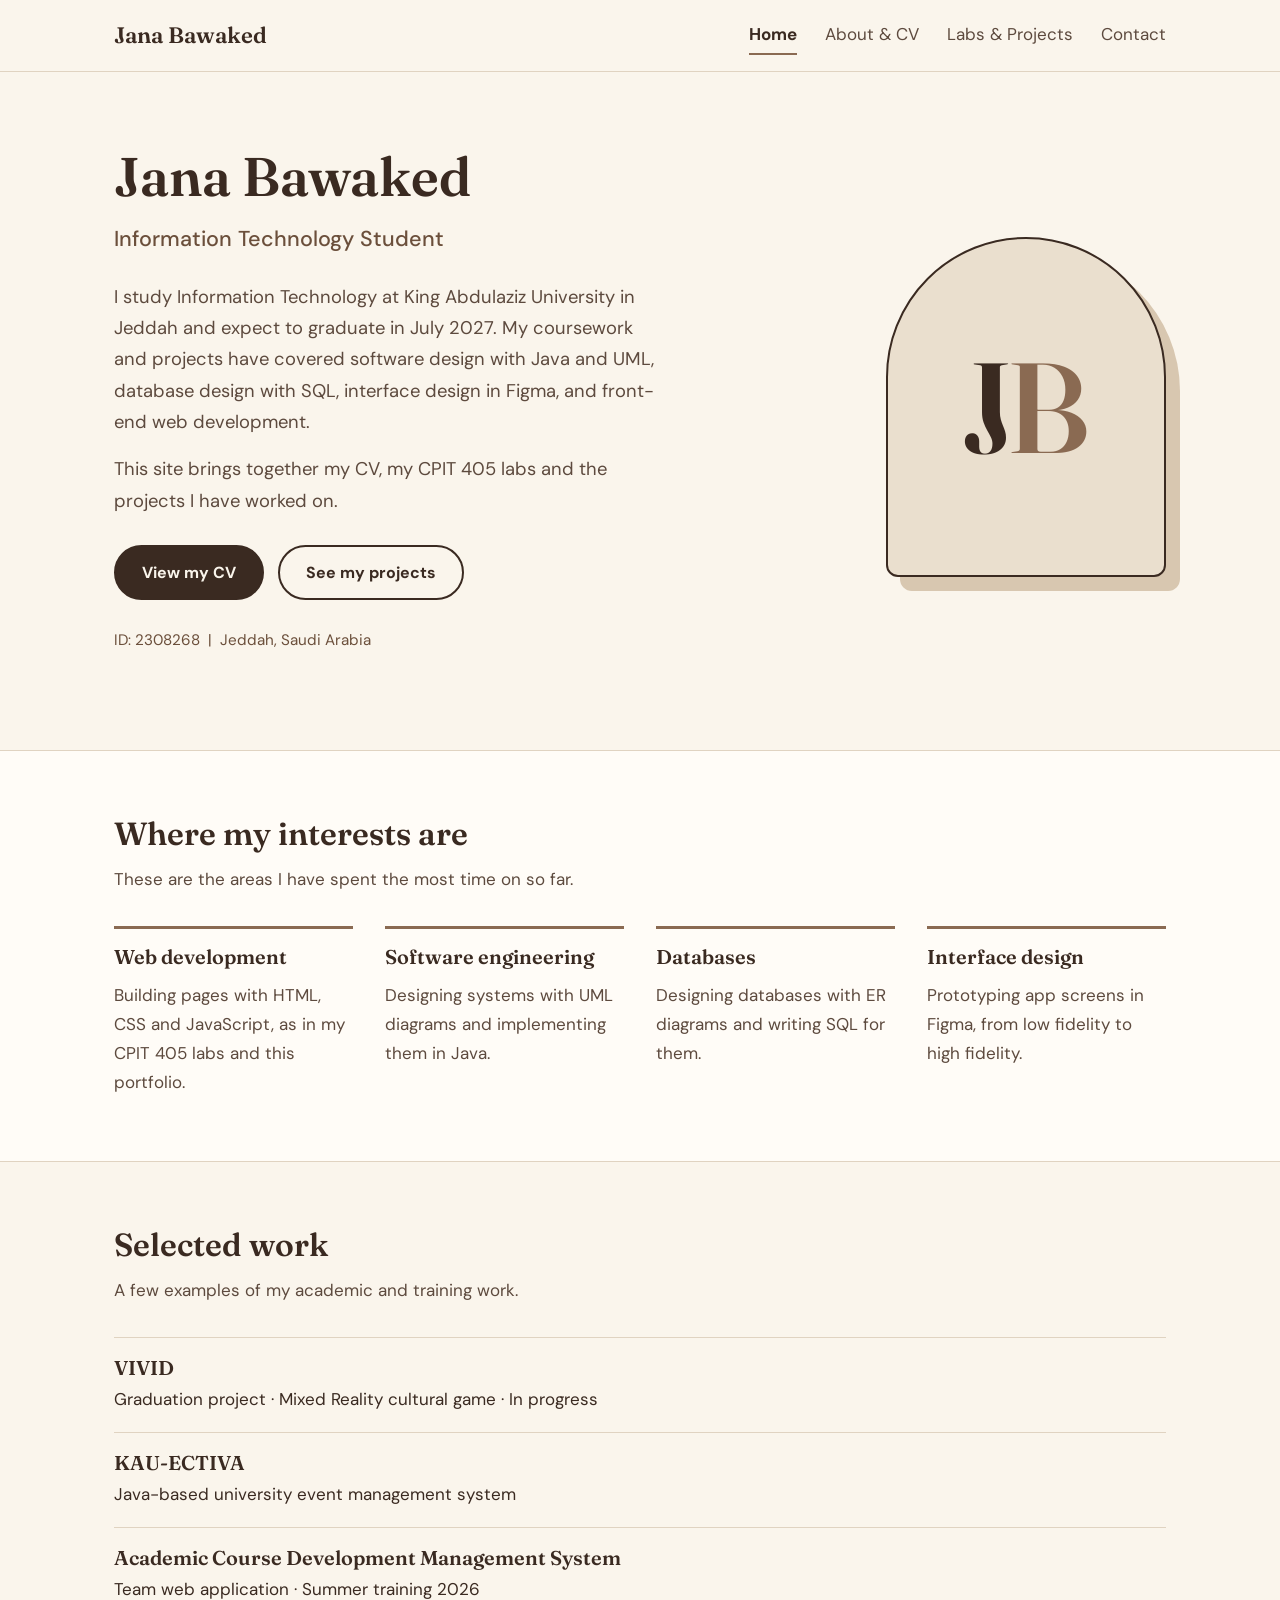
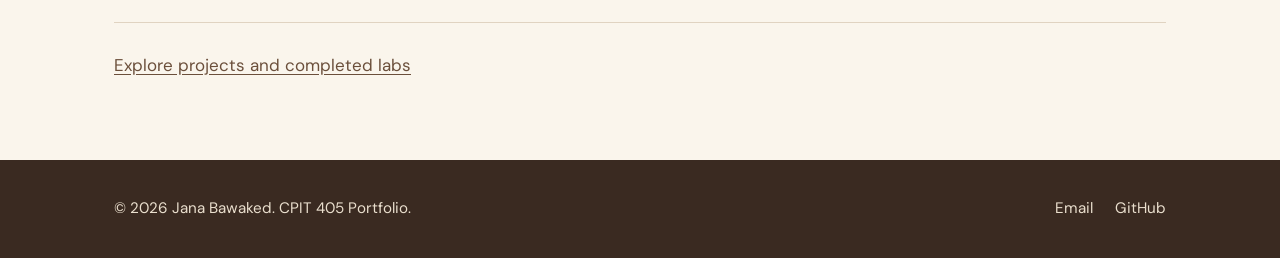
<file: index.html>
<!DOCTYPE html>
<html lang="en">

<head>
    <meta charset="UTF-8">
    <meta name="viewport" content="width=device-width, initial-scale=1.0">
    <meta name="description" content="Portfolio of Jana Bawaked, an Information Technology student at King Abdulaziz University.">
    <title>Jana Bawaked | Information Technology Student</title>

    <!-- Fonts: Fraunces (headings) and DM Sans (body). Georgia and Arial are used if they do not load. -->
    <link rel="preconnect" href="https://fonts.googleapis.com">
    <link rel="preconnect" href="https://fonts.gstatic.com" crossorigin>
    <link href="https://fonts.googleapis.com/css2?family=DM+Sans:wght@400;500;700&family=Fraunces:wght@600&display=swap" rel="stylesheet">

    <link rel="stylesheet" href="style.css">
</head>

<body>

    <header class="site-header">
        <div class="container header-inner">
            <a class="brand" href="index.html">Jana Bawaked</a>
            <nav class="main-nav" aria-label="Main navigation">
                <a href="index.html" class="active" aria-current="page">Home</a>
                <a href="cv.html">About &amp; CV</a>
                <a href="labs.html">Labs &amp; Projects</a>
                <a href="contact.html">Contact</a>
            </nav>
        </div>
    </header>

    <main>

        <!-- Hero -->
        <section class="container hero">
            <div class="hero-text">
                <h1>Jana Bawaked</h1>
                <p class="hero-title">Information Technology Student</p>
                <p class="lead">
                    I study Information Technology at King Abdulaziz University in Jeddah and expect to graduate
                    in July 2027. My coursework and projects have covered software design with Java and UML,
                    database design with SQL, interface design in Figma, and front-end web development.
                </p>
                <p class="lead">
                    This site brings together my CV, my CPIT 405 labs and the projects I have worked on.
                </p>
                <div class="button-row">
                    <a class="btn btn-primary" href="cv.html">View my CV</a>
                    <a class="btn btn-secondary" href="labs.html">See my projects</a>
                </div>
                <p class="hero-meta">ID: 2308268 &nbsp;|&nbsp; Jeddah, Saudi Arabia</p>
            </div>

            <!-- JB monogram built with HTML and CSS only -->
            <div class="monogram" aria-hidden="true">
                <span class="mono-j">J</span><span class="mono-b">B</span>
            </div>
        </section>

        <!-- Technical interests -->
        <section class="section section-alt">
            <div class="container">
                <h2>Where my interests are</h2>
                <p class="section-intro">
                    These are the areas I have spent the most time on so far.
                </p>

                <div class="interest-list">
                    <div class="interest">
                        <h3>Web development</h3>
                        <p>Building pages with HTML, CSS and JavaScript, as in my CPIT 405 labs and this portfolio.</p>
                    </div>
                    <div class="interest">
                        <h3>Software engineering</h3>
                        <p>Designing systems with UML diagrams and implementing them in Java.</p>
                    </div>
                    <div class="interest">
                        <h3>Databases</h3>
                        <p>Designing databases with ER diagrams and writing SQL for them.</p>
                    </div>
                    <div class="interest">
                        <h3>Interface design</h3>
                        <p>Prototyping app screens in Figma, from low fidelity to high fidelity.</p>
                    </div>
                </div>
            </div>
        </section>

        <!-- A short preview; full project details are on the Labs and Projects page -->
        <section class="section" id="selected-work">
            <div class="container">
                <h2>Selected work</h2>
                <p class="section-intro">A few examples of my academic and training work.</p>
                <div class="work-list">
                    <div class="work-item">
                        <h3>VIVID</h3>
                        <p>Graduation project · Mixed Reality cultural game · In progress</p>
                    </div>
                    <div class="work-item">
                        <h3>KAU-ECTIVA</h3>
                        <p>Java-based university event management system</p>
                    </div>
                    <div class="work-item">
                        <h3>Academic Course Development Management System</h3>
                        <p>Team web application · Summer training 2026</p>
                    </div>
                </div>
                <p class="section-link"><a href="labs.html">Explore projects and completed labs</a></p>
            </div>
        </section>

    </main>

    <footer class="site-footer">
        <div class="container footer-inner">
            <p>&copy; 2026 Jana Bawaked. CPIT 405 Portfolio.</p>
            <div class="footer-links">
                <a href="mailto:jbawa@stu.kau.edu.sa">Email</a>
                <a href="https://github.com/JanaBawaked" target="_blank" rel="noopener">GitHub</a>
            </div>
        </div>
    </footer>

</body>

</html>
</file>
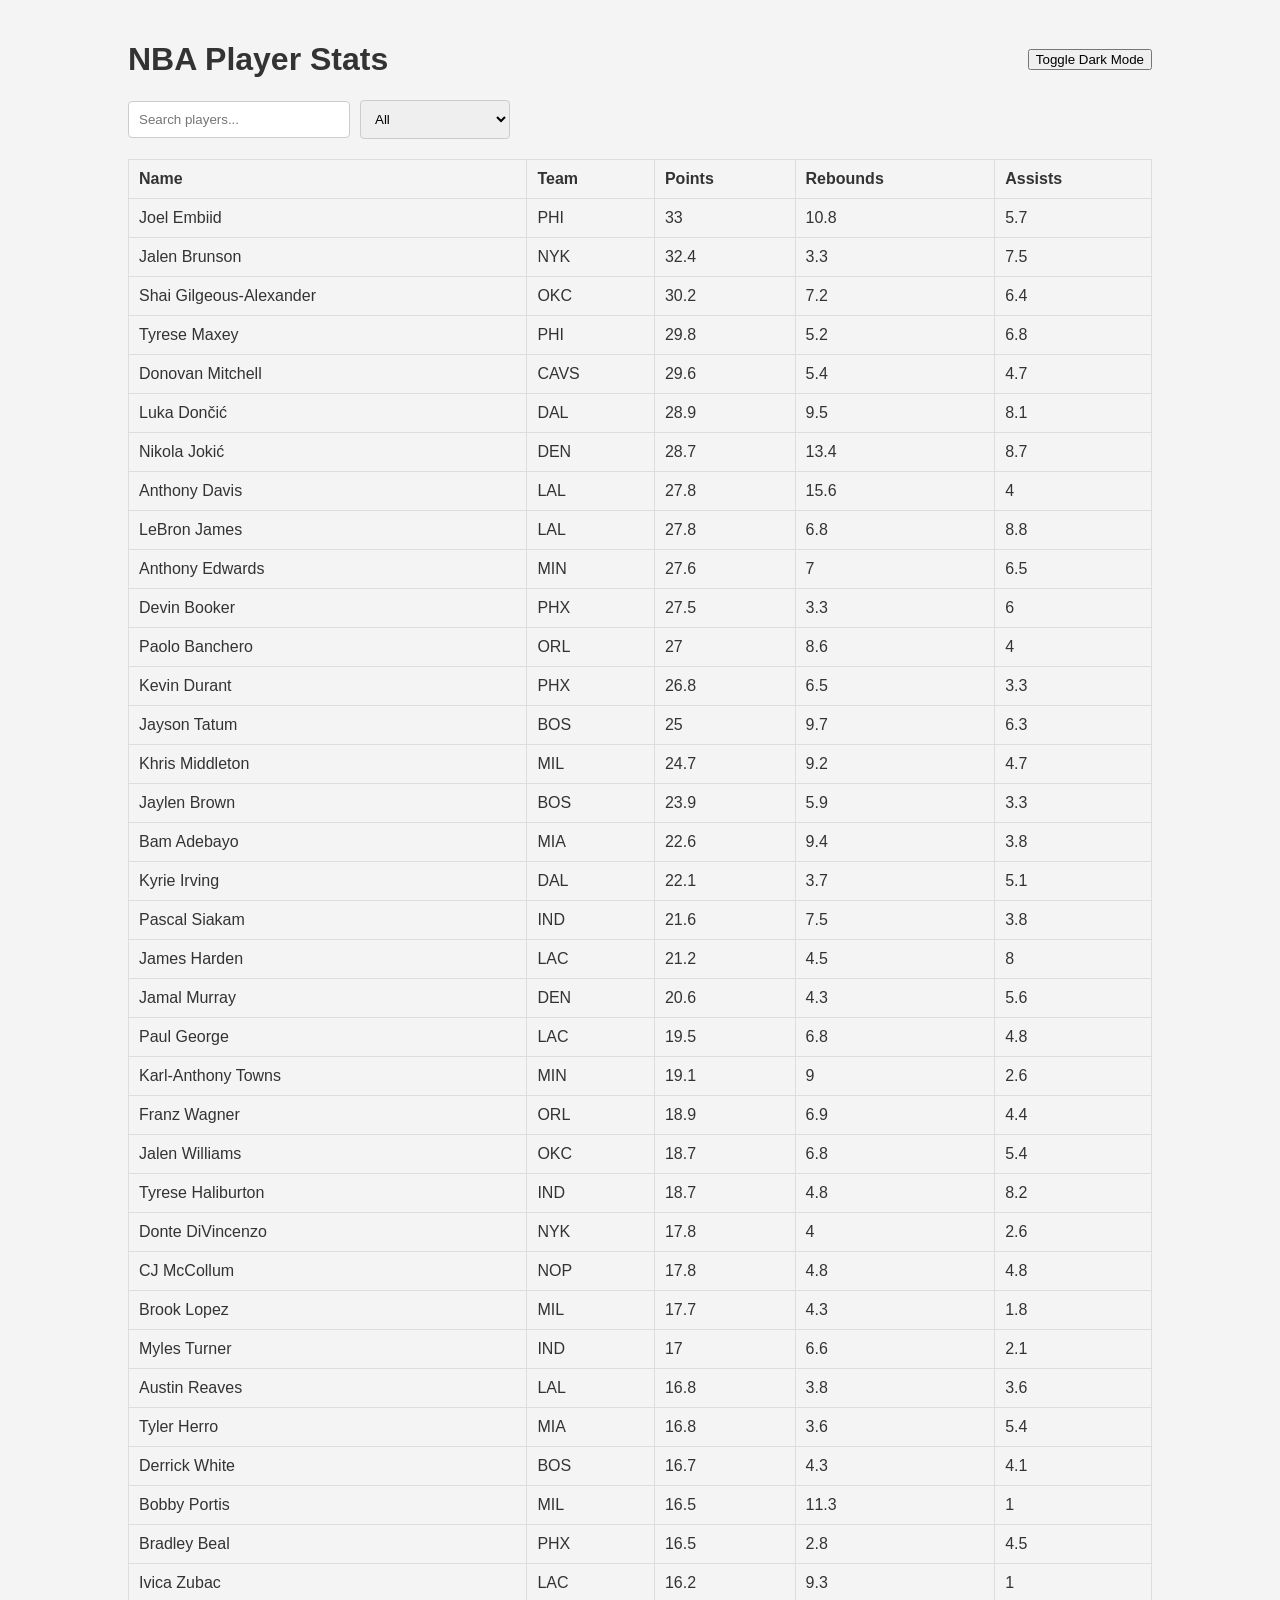
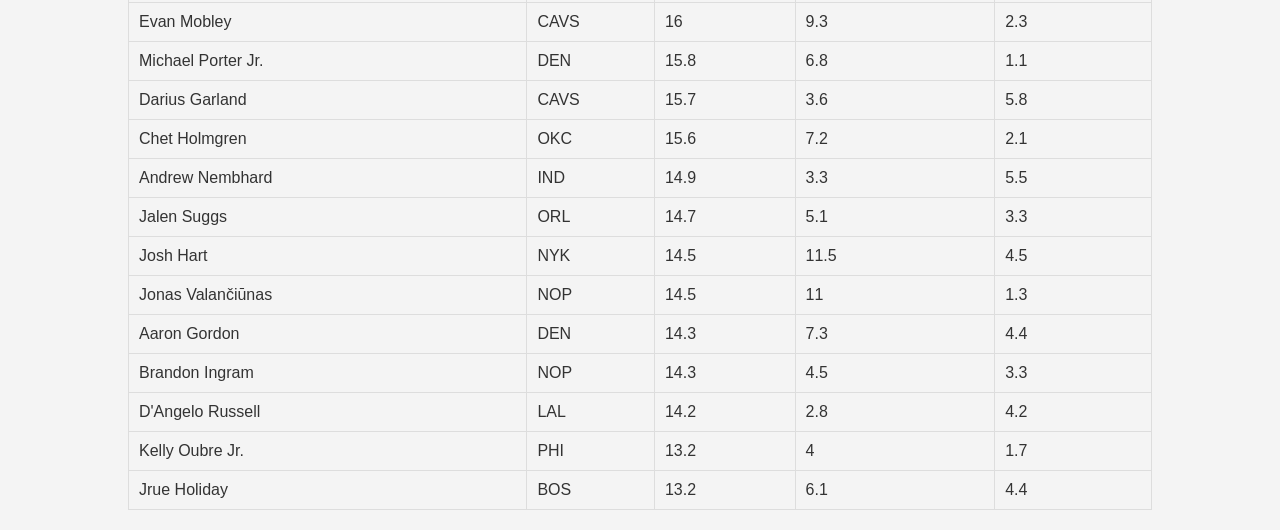
<file: Labs/Lab5/index.html>
<!DOCTYPE html>
<html lang="en">

<head>
    <meta charset="UTF-8">
    <meta name="viewport" content="width=device-width, initial-scale=1.0">
    <title>NBA Stats</title>
    <link rel="stylesheet" href="styles.css">

</head>

<body>
    <div class="container">
        <header>
            <h1>NBA Player Stats</h1>
            <button id="dark-mode-toggle">Toggle Dark Mode</button>
        </header>

        <search class="table-filters">
            <input type="text" id="search" placeholder="Search players...">
            <select id="team-filter">
                <option value="all">All</option>
                <!-- Teams will be populated in JS -->
            </select>
        </search>

        <table id="player-stats">
            <thead>
                <tr>
                    <th>Name</th>
                    <th>Team</th>
                    <th>Points</th>
                    <th>Rebounds</th>
                    <th>Assists</th>
                </tr>
            </thead>
            <tbody id="player-rows">
                <!-- Rows will be populated in JS -->
            </tbody>
        </table>
    </div>
    <script src="script.js"></script>
</body>

</html>
</file>
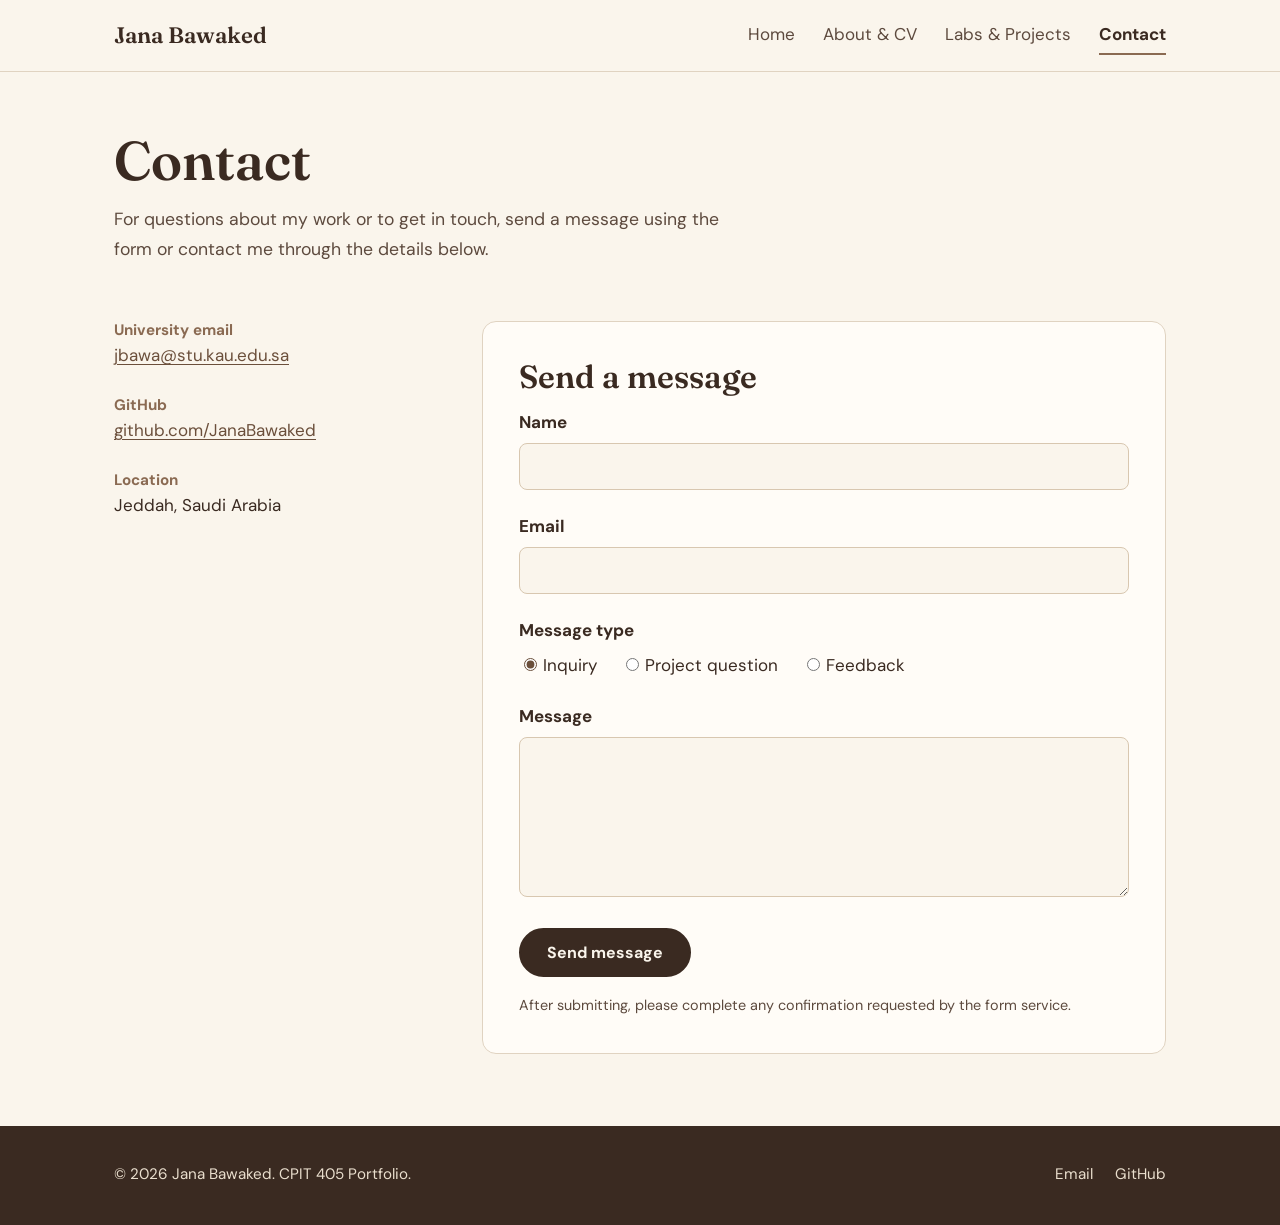
<file: contact.html>
<!DOCTYPE html>
<html lang="en">

<head>
    <meta charset="UTF-8">
    <meta name="viewport" content="width=device-width, initial-scale=1.0">
    <meta name="description" content="Contact Jana Bawaked by email, GitHub or the contact form.">
    <title>Contact | Jana Bawaked</title>

    <!-- Fonts: Fraunces (headings) and DM Sans (body). Georgia and Arial are used if they do not load. -->
    <link rel="preconnect" href="https://fonts.googleapis.com">
    <link rel="preconnect" href="https://fonts.gstatic.com" crossorigin>
    <link href="https://fonts.googleapis.com/css2?family=DM+Sans:wght@400;500;700&family=Fraunces:wght@600&display=swap" rel="stylesheet">

    <link rel="stylesheet" href="style.css">
</head>

<body>

    <header class="site-header">
        <div class="container header-inner">
            <a class="brand" href="index.html">Jana Bawaked</a>
            <nav class="main-nav" aria-label="Main navigation">
                <a href="index.html">Home</a>
                <a href="cv.html">About &amp; CV</a>
                <a href="labs.html">Labs &amp; Projects</a>
                <a href="contact.html" class="active" aria-current="page">Contact</a>
            </nav>
        </div>
    </header>

    <main>

        <section class="container page-title">
            <h1>Contact</h1>
            <p>
                For questions about my work or to get in touch, send a message using the form
                or contact me through the details below.
            </p>
        </section>

        <div class="container contact-layout">

            <!-- Contact details -->
            <aside class="contact-info">
                <div class="item">
                    <h3>University email</h3>
                    <p><a href="mailto:jbawa@stu.kau.edu.sa">jbawa@stu.kau.edu.sa</a></p>
                </div>

                <div class="item">
                    <h3>GitHub</h3>
                    <p><a href="https://github.com/JanaBawaked" target="_blank" rel="noopener">github.com/JanaBawaked</a></p>
                </div>

                <div class="item">
                    <h3>Location</h3>
                    <p>Jeddah, Saudi Arabia</p>
                </div>
            </aside>

            <!-- Contact form: sent by the free FormSubmit service -->
            <section class="contact-form">
                <h2>Send a message</h2>

                <form action="https://formsubmit.co/jbawa@stu.kau.edu.sa" method="POST">

                    <!-- FormSubmit settings -->
                    <input type="hidden" name="_subject" value="New message from my CPIT405 portfolio">
                    <input type="hidden" name="_template" value="table">
                    <!-- Spam trap: people never see this field, bots fill it in -->
                    <input class="hidden-field" type="text" name="_honey" tabindex="-1" autocomplete="off">

                    <div class="form-row">
                        <label for="name">Name</label>
                        <input type="text" id="name" name="name" required>
                    </div>

                    <div class="form-row">
                        <label for="email">Email</label>
                        <input type="email" id="email" name="email" required>
                    </div>

                    <fieldset>
                        <legend>Message type</legend>
                        <div class="radio-group">
                            <label><input type="radio" name="message_type" value="Inquiry" checked>Inquiry</label>
                            <label><input type="radio" name="message_type" value="Project question">Project question</label>
                            <label><input type="radio" name="message_type" value="Feedback">Feedback</label>
                        </div>
                    </fieldset>

                    <div class="form-row">
                        <label for="message">Message</label>
                        <textarea id="message" name="message" required></textarea>
                    </div>

                    <button class="btn btn-primary" type="submit">Send message</button>
                    <p class="form-note">After submitting, please complete any confirmation requested by the form service.</p>
                </form>
            </section>

        </div>

    </main>

    <footer class="site-footer">
        <div class="container footer-inner">
            <p>&copy; 2026 Jana Bawaked. CPIT 405 Portfolio.</p>
            <div class="footer-links">
                <a href="mailto:jbawa@stu.kau.edu.sa">Email</a>
                <a href="https://github.com/JanaBawaked" target="_blank" rel="noopener">GitHub</a>
            </div>
        </div>
    </footer>

</body>

</html>
</file>
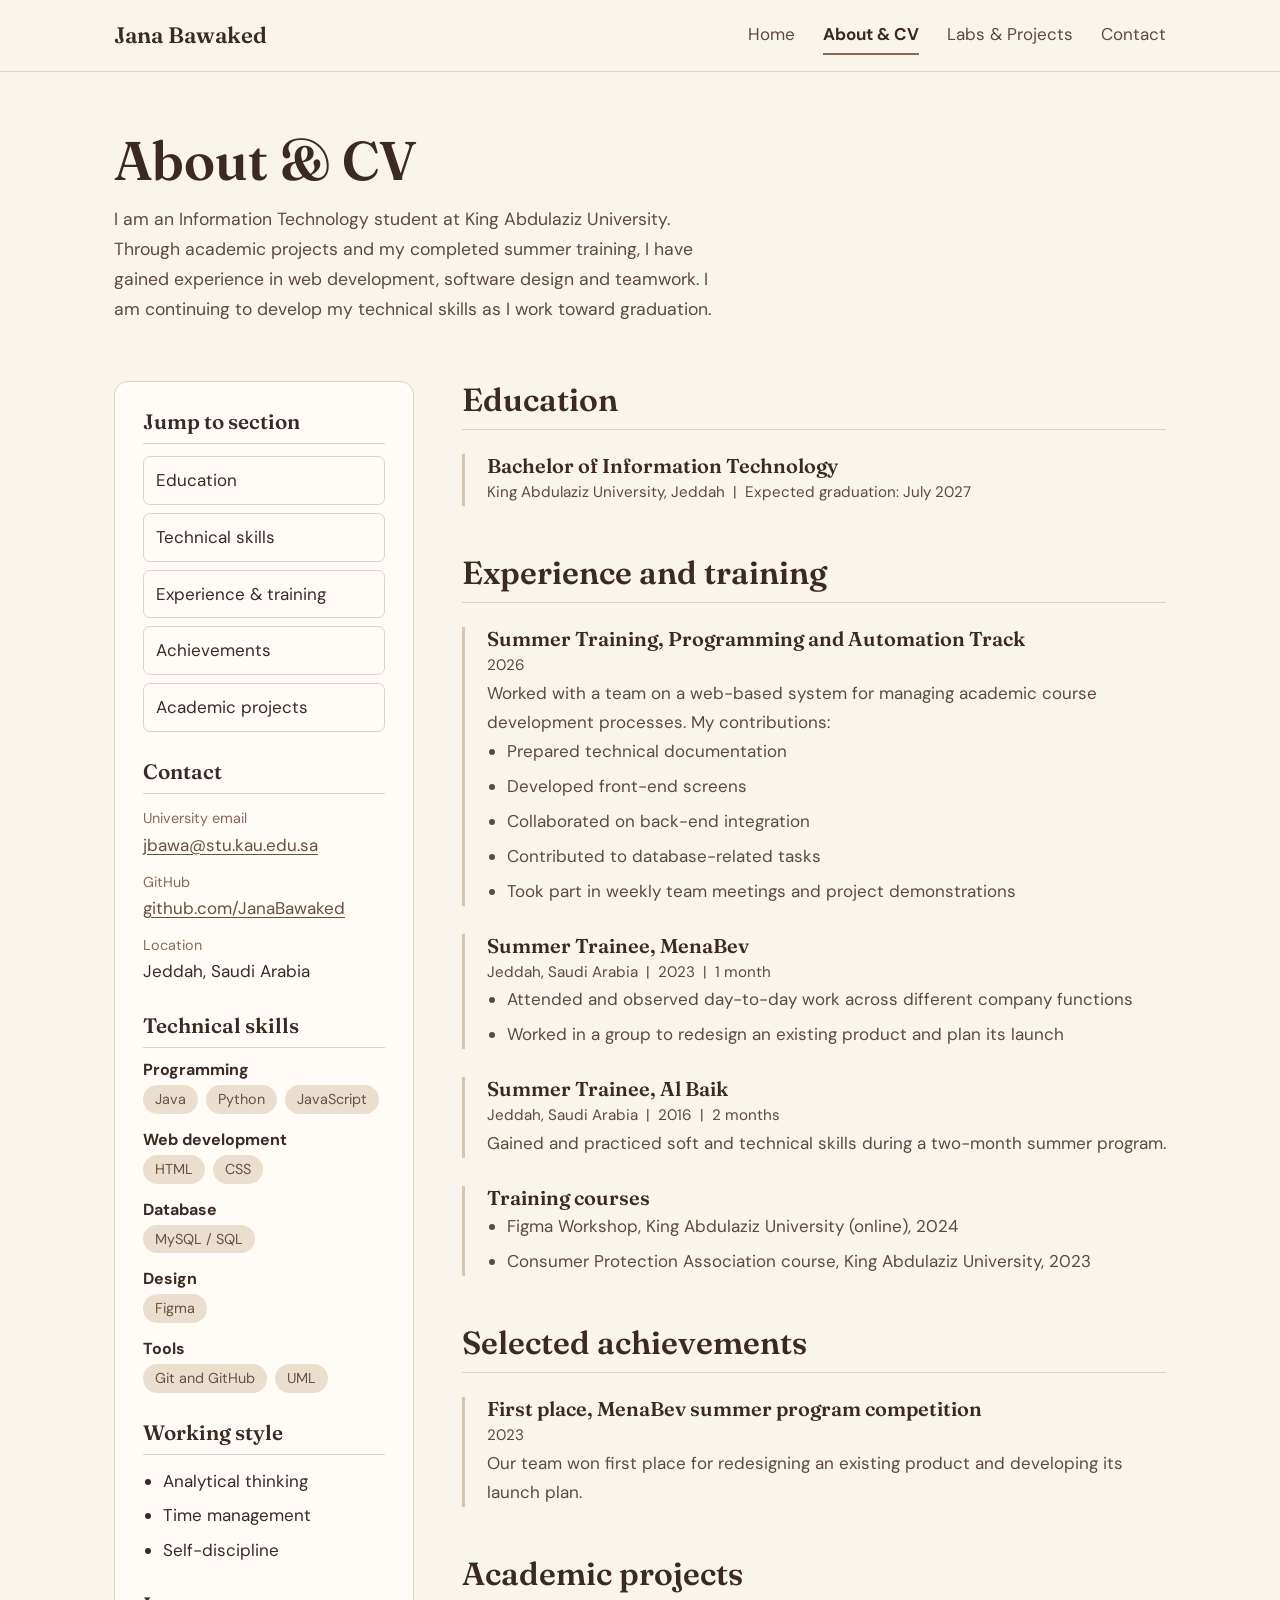
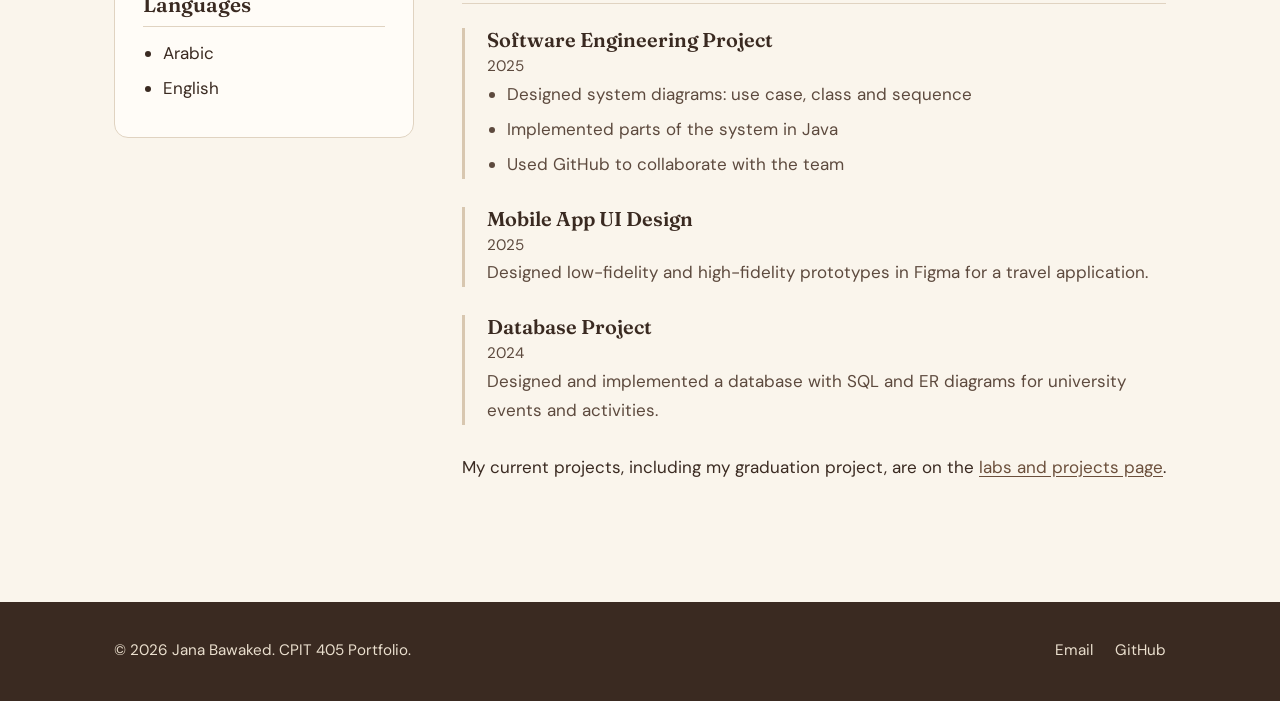
<file: cv.html>
<!DOCTYPE html>
<html lang="en">

<head>
    <meta charset="UTF-8">
    <meta name="viewport" content="width=device-width, initial-scale=1.0">
    <meta name="description" content="Education, skills, experience and achievements of Jana Bawaked, Information Technology student.">
    <title>About &amp; CV | Jana Bawaked</title>

    <!-- Fonts: Fraunces (headings) and DM Sans (body). Georgia and Arial are used if they do not load. -->
    <link rel="preconnect" href="https://fonts.googleapis.com">
    <link rel="preconnect" href="https://fonts.gstatic.com" crossorigin>
    <link href="https://fonts.googleapis.com/css2?family=DM+Sans:wght@400;500;700&family=Fraunces:wght@600&display=swap" rel="stylesheet">

    <link rel="stylesheet" href="style.css">
</head>

<body>

    <header class="site-header">
        <div class="container header-inner">
            <a class="brand" href="index.html">Jana Bawaked</a>
            <nav class="main-nav" aria-label="Main navigation">
                <a href="index.html">Home</a>
                <a href="cv.html" class="active" aria-current="page">About &amp; CV</a>
                <a href="labs.html">Labs &amp; Projects</a>
                <a href="contact.html">Contact</a>
            </nav>
        </div>
    </header>

    <main>

        <section class="container page-title">
            <h1>About &amp; CV</h1>
            <p>
                I am an Information Technology student at King Abdulaziz University. Through academic projects
                and my completed summer training, I have gained experience in web development, software design
                and teamwork. I am continuing to develop my technical skills as I work toward graduation.
            </p>
        </section>

        <div class="container cv-layout">

            <!-- Left column: quick links and CV details -->
            <aside class="cv-sidebar">
                <div class="block quick-links">
                    <h2>Jump to section</h2>
                    <nav aria-label="CV sections">
                        <a href="#education">Education</a>
                        <a href="#skills">Technical skills</a>
                        <a href="#experience">Experience &amp; training</a>
                        <a href="#achievements">Achievements</a>
                        <a href="#academic-experience">Academic projects</a>
                    </nav>
                </div>
                <div class="block" id="cv-contact">
                    <h2>Contact</h2>
                    <ul class="contact-lines">
                        <li><span>University email</span><a href="mailto:jbawa@stu.kau.edu.sa">jbawa@stu.kau.edu.sa</a></li>
                        <li><span>GitHub</span><a href="https://github.com/JanaBawaked" target="_blank" rel="noopener">github.com/JanaBawaked</a></li>
                        <li><span>Location</span>Jeddah, Saudi Arabia</li>
                    </ul>
                </div>

                <div class="block" id="skills">
                    <h2>Technical skills</h2>

                    <div class="skill-group">
                        <h3>Programming</h3>
                        <ul class="tag-list">
                            <li>Java</li>
                            <li>Python</li>
                            <li>JavaScript</li>
                        </ul>
                    </div>

                    <div class="skill-group">
                        <h3>Web development</h3>
                        <ul class="tag-list">
                            <li>HTML</li>
                            <li>CSS</li>
                        </ul>
                    </div>

                    <div class="skill-group">
                        <h3>Database</h3>
                        <ul class="tag-list">
                            <li>MySQL / SQL</li>
                        </ul>
                    </div>

                    <div class="skill-group">
                        <h3>Design</h3>
                        <ul class="tag-list">
                            <li>Figma</li>
                        </ul>
                    </div>

                    <div class="skill-group">
                        <h3>Tools</h3>
                        <ul class="tag-list">
                            <li>Git and GitHub</li>
                            <li>UML</li>
                        </ul>
                    </div>
                </div>

                <div class="block">
                    <h2>Working style</h2>
                    <ul>
                        <li>Analytical thinking</li>
                        <li>Time management</li>
                        <li>Self-discipline</li>
                    </ul>
                </div>

                <div class="block">
                    <h2>Languages</h2>
                    <ul>
                        <li>Arabic</li>
                        <li>English</li>
                    </ul>
                </div>
            </aside>

            <!-- Right column: main CV content -->
            <div class="cv-main">

                <section class="cv-section" id="education">
                    <h2>Education</h2>
                    <div class="entry">
                        <h3>Bachelor of Information Technology</h3>
                        <p class="entry-meta">King Abdulaziz University, Jeddah &nbsp;|&nbsp; Expected graduation: July 2027</p>
                    </div>
                </section>

                <section class="cv-section" id="experience">
                    <h2>Experience and training</h2>

                    <div class="entry">
                        <h3>Summer Training, Programming and Automation Track</h3>
                        <p class="entry-meta">2026</p>
                        <p>
                            Worked with a team on a web-based system for managing academic course development
                            processes. My contributions:
                        </p>
                        <ul>
                            <li>Prepared technical documentation</li>
                            <li>Developed front-end screens</li>
                            <li>Collaborated on back-end integration</li>
                            <li>Contributed to database-related tasks</li>
                            <li>Took part in weekly team meetings and project demonstrations</li>
                        </ul>
                    </div>

                    <div class="entry">
                        <h3>Summer Trainee, MenaBev</h3>
                        <p class="entry-meta">Jeddah, Saudi Arabia &nbsp;|&nbsp; 2023 &nbsp;|&nbsp; 1 month</p>
                        <ul>
                            <li>Attended and observed day-to-day work across different company functions</li>
                            <li>Worked in a group to redesign an existing product and plan its launch</li>
                        </ul>
                    </div>

                    <div class="entry">
                        <h3>Summer Trainee, Al Baik</h3>
                        <p class="entry-meta">Jeddah, Saudi Arabia &nbsp;|&nbsp; 2016 &nbsp;|&nbsp; 2 months</p>
                        <p>Gained and practiced soft and technical skills during a two-month summer program.</p>
                    </div>

                    <div class="entry">
                        <h3>Training courses</h3>
                        <ul>
                            <li>Figma Workshop, King Abdulaziz University (online), 2024</li>
                            <li>Consumer Protection Association course, King Abdulaziz University, 2023</li>
                        </ul>
                    </div>
                </section>

                <section class="cv-section" id="achievements">
                    <h2>Selected achievements</h2>
                    <div class="entry">
                        <h3>First place, MenaBev summer program competition</h3>
                        <p class="entry-meta">2023</p>
                        <p>
                            Our team won first place for redesigning an existing product and developing its launch plan.
                        </p>
                    </div>
                </section>

                <section class="cv-section" id="academic-experience">
                    <h2>Academic projects</h2>

                    <div class="entry">
                        <h3>Software Engineering Project</h3>
                        <p class="entry-meta">2025</p>
                        <ul>
                            <li>Designed system diagrams: use case, class and sequence</li>
                            <li>Implemented parts of the system in Java</li>
                            <li>Used GitHub to collaborate with the team</li>
                        </ul>
                    </div>

                    <div class="entry">
                        <h3>Mobile App UI Design</h3>
                        <p class="entry-meta">2025</p>
                        <p>
                            Designed low-fidelity and high-fidelity prototypes in Figma for a travel
                            application.
                        </p>
                    </div>

                    <div class="entry">
                        <h3>Database Project</h3>
                        <p class="entry-meta">2024</p>
                        <p>
                            Designed and implemented a database with SQL and ER diagrams for university
                            events and activities.
                        </p>
                    </div>

                    <p>
                        My current projects, including my graduation project, are on the
                        <a href="labs.html">labs and projects page</a>.
                    </p>
                </section>

            </div>
        </div>

    </main>

    <footer class="site-footer">
        <div class="container footer-inner">
            <p>&copy; 2026 Jana Bawaked. CPIT 405 Portfolio.</p>
            <div class="footer-links">
                <a href="mailto:jbawa@stu.kau.edu.sa">Email</a>
                <a href="https://github.com/JanaBawaked" target="_blank" rel="noopener">GitHub</a>
            </div>
        </div>
    </footer>

</body>

</html>
</file>
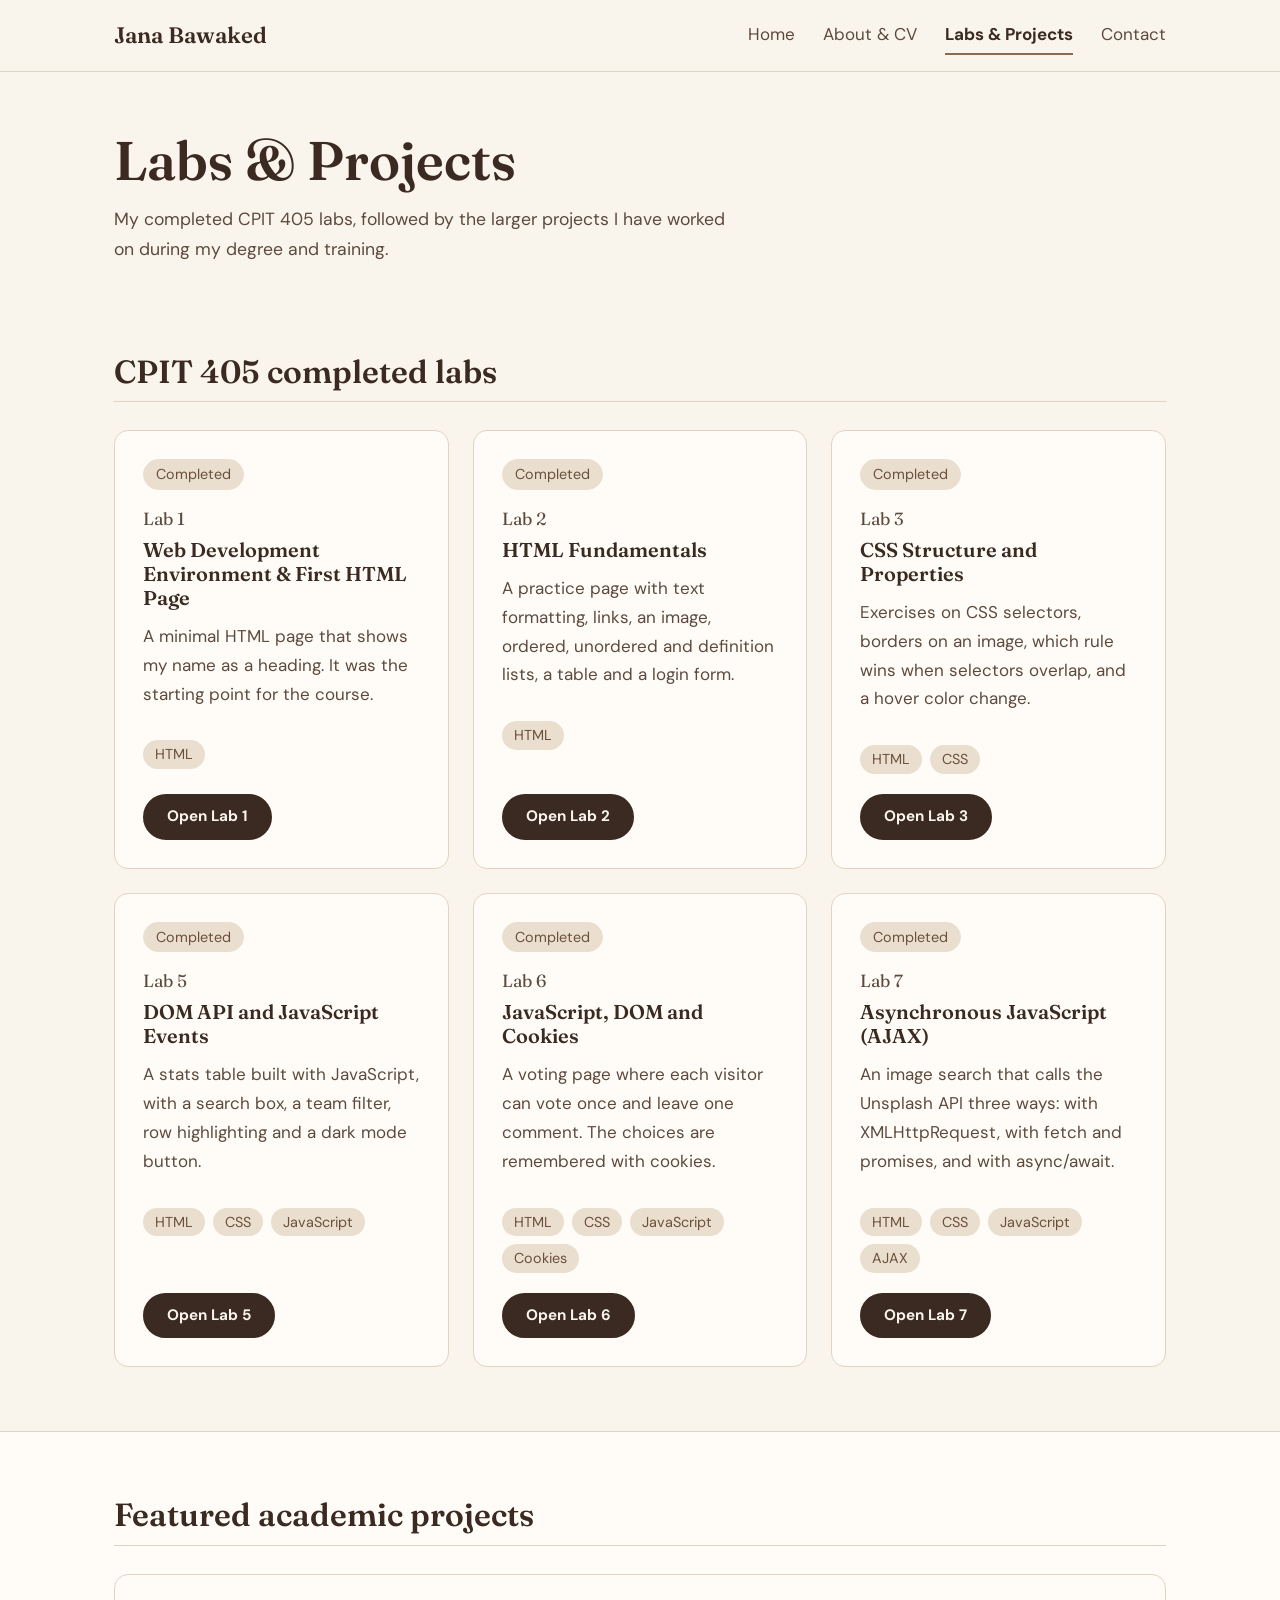
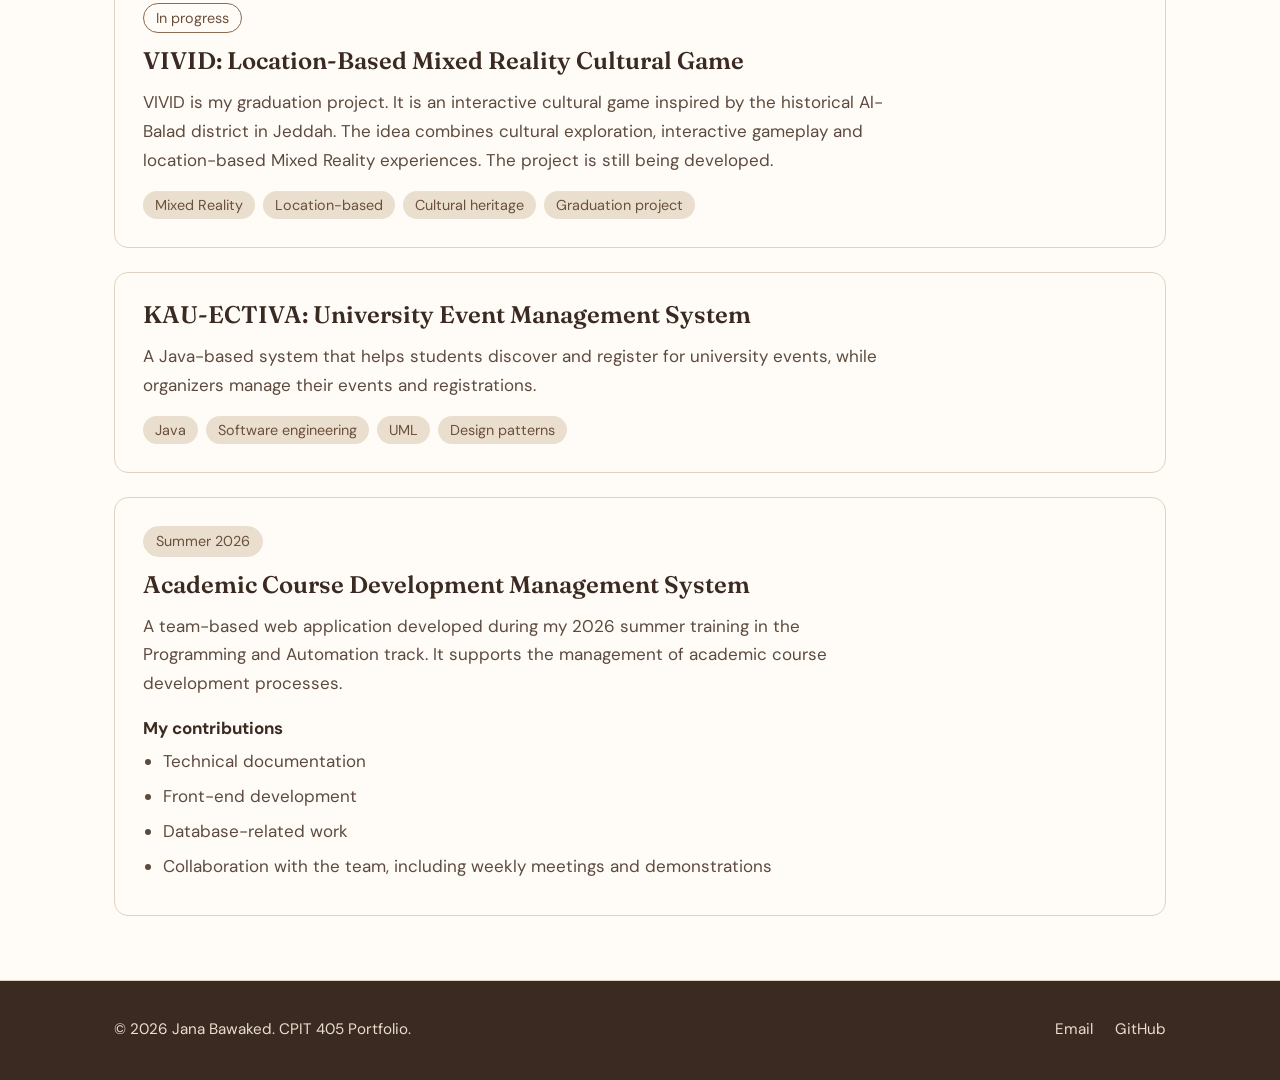
<file: labs.html>
<!DOCTYPE html>
<html lang="en">

<head>
    <meta charset="UTF-8">
    <meta name="viewport" content="width=device-width, initial-scale=1.0">
    <meta name="description" content="Completed CPIT 405 labs and featured academic projects by Jana Bawaked.">
    <title>Labs &amp; Projects | Jana Bawaked</title>

    <!-- Fonts: Fraunces (headings) and DM Sans (body). Georgia and Arial are used if they do not load. -->
    <link rel="preconnect" href="https://fonts.googleapis.com">
    <link rel="preconnect" href="https://fonts.gstatic.com" crossorigin>
    <link href="https://fonts.googleapis.com/css2?family=DM+Sans:wght@400;500;700&family=Fraunces:wght@600&display=swap" rel="stylesheet">

    <link rel="stylesheet" href="style.css">
</head>

<body>

    <header class="site-header">
        <div class="container header-inner">
            <a class="brand" href="index.html">Jana Bawaked</a>
            <nav class="main-nav" aria-label="Main navigation">
                <a href="index.html">Home</a>
                <a href="cv.html">About &amp; CV</a>
                <a href="labs.html" class="active" aria-current="page">Labs &amp; Projects</a>
                <a href="contact.html">Contact</a>
            </nav>
        </div>
    </header>

    <main>

        <section class="container page-title">
            <h1>Labs &amp; Projects</h1>
            <p>
                My completed CPIT 405 labs, followed by the larger projects I have worked on during my degree
                and training.
            </p>
        </section>

        <!-- A. Labs -->
        <section class="section" id="labs">
            <div class="container">
                <h2 class="group-heading">CPIT 405 completed labs</h2>

                <div class="card-grid">
                    <article class="card lab-card">
                        <span class="status status-done">Completed</span>
                        <p class="lab-number">Lab 1</p>
                        <h3>Web Development Environment &amp; First HTML Page</h3>
                        <p>A minimal HTML page that shows my name as a heading. It was the starting point for the course.</p>
                        <ul class="tag-list">
                            <li>HTML</li>
                        </ul>
                        <a class="btn btn-primary" href="Labs/Lab1.html" target="_blank" rel="noopener">Open Lab 1</a>
                    </article>

                    <article class="card lab-card">
                        <span class="status status-done">Completed</span>
                        <p class="lab-number">Lab 2</p>
                        <h3>HTML Fundamentals</h3>
                        <p>A practice page with text formatting, links, an image, ordered, unordered and definition lists, a table and a login form.</p>
                        <ul class="tag-list">
                            <li>HTML</li>
                        </ul>
                        <a class="btn btn-primary" href="Labs/Lab2.html" target="_blank" rel="noopener">Open Lab 2</a>
                    </article>

                    <article class="card lab-card">
                        <span class="status status-done">Completed</span>
                        <p class="lab-number">Lab 3</p>
                        <h3>CSS Structure and Properties</h3>
                        <p>Exercises on CSS selectors, borders on an image, which rule wins when selectors overlap, and a hover color change.</p>
                        <ul class="tag-list">
                            <li>HTML</li>
                            <li>CSS</li>
                        </ul>
                        <a class="btn btn-primary" href="Labs/Lab3.html" target="_blank" rel="noopener">Open Lab 3</a>
                    </article>

                    <article class="card lab-card">
                        <span class="status status-done">Completed</span>
                        <p class="lab-number">Lab 5</p>
                        <h3>DOM API and JavaScript Events</h3>
                        <p>A stats table built with JavaScript, with a search box, a team filter, row highlighting and a dark mode button.</p>
                        <ul class="tag-list">
                            <li>HTML</li>
                            <li>CSS</li>
                            <li>JavaScript</li>
                        </ul>
                        <a class="btn btn-primary" href="Labs/Lab5/index.html" target="_blank" rel="noopener">Open Lab 5</a>
                    </article>

                    <article class="card lab-card">
                        <span class="status status-done">Completed</span>
                        <p class="lab-number">Lab 6</p>
                        <h3>JavaScript, DOM and Cookies</h3>
                        <p>A voting page where each visitor can vote once and leave one comment. The choices are remembered with cookies.</p>
                        <ul class="tag-list">
                            <li>HTML</li>
                            <li>CSS</li>
                            <li>JavaScript</li>
                            <li>Cookies</li>
                        </ul>
                        <a class="btn btn-primary" href="Labs/Lab6.html" target="_blank" rel="noopener">Open Lab 6</a>
                    </article>

                    <article class="card lab-card">
                        <span class="status status-done">Completed</span>
                        <p class="lab-number">Lab 7</p>
                        <h3>Asynchronous JavaScript (AJAX)</h3>
                        <p>An image search that calls the Unsplash API three ways: with XMLHttpRequest, with fetch and promises, and with async/await.</p>
                        <ul class="tag-list">
                            <li>HTML</li>
                            <li>CSS</li>
                            <li>JavaScript</li>
                            <li>AJAX</li>
                        </ul>
                        <a class="btn btn-primary" href="Labs/Lab7/lab7.html" target="_blank" rel="noopener">Open Lab 7</a>
                    </article>
                </div>
            </div>
        </section>

        <!-- B. Projects -->
        <section class="section section-alt" id="projects">
            <div class="container">
                <h2 class="group-heading">Featured academic projects</h2>

                <div class="card-grid">

                    <article class="card project-card" id="vivid">
                        <span class="status">In progress</span>
                        <h3>VIVID: Location-Based Mixed Reality Cultural Game</h3>
                        <p>
                            VIVID is my graduation project. It is an interactive cultural game inspired by the
                            historical Al-Balad district in Jeddah. The idea combines cultural exploration,
                            interactive gameplay and location-based Mixed Reality experiences. The project is
                            still being developed.
                        </p>
                        <ul class="tag-list">
                            <li>Mixed Reality</li>
                            <li>Location-based</li>
                            <li>Cultural heritage</li>
                            <li>Graduation project</li>
                        </ul>
                    </article>

                    <article class="card project-card" id="kau-ectiva">
                        <h3>KAU-ECTIVA: University Event Management System</h3>
                        <p>
                            A Java-based system that helps students discover and register for university events,
                            while organizers manage their events and registrations.
                        </p>
                        <ul class="tag-list">
                            <li>Java</li>
                            <li>Software engineering</li>
                            <li>UML</li>
                            <li>Design patterns</li>
                        </ul>
                    </article>

                    <article class="card project-card" id="summer-training">
                        <span class="status status-done">Summer 2026</span>
                        <h3>Academic Course Development Management System</h3>
                        <p>
                            A team-based web application developed during my 2026 summer training in the
                            Programming and Automation track. It supports the management of academic course
                            development processes.
                        </p>
                        <p class="label">My contributions</p>
                        <ul>
                            <li>Technical documentation</li>
                            <li>Front-end development</li>
                            <li>Database-related work</li>
                            <li>Collaboration with the team, including weekly meetings and demonstrations</li>
                        </ul>
                    </article>

                </div>
            </div>
        </section>

    </main>

    <footer class="site-footer">
        <div class="container footer-inner">
            <p>&copy; 2026 Jana Bawaked. CPIT 405 Portfolio.</p>
            <div class="footer-links">
                <a href="mailto:jbawa@stu.kau.edu.sa">Email</a>
                <a href="https://github.com/JanaBawaked" target="_blank" rel="noopener">GitHub</a>
            </div>
        </div>
    </footer>

</body>

</html>
</file>
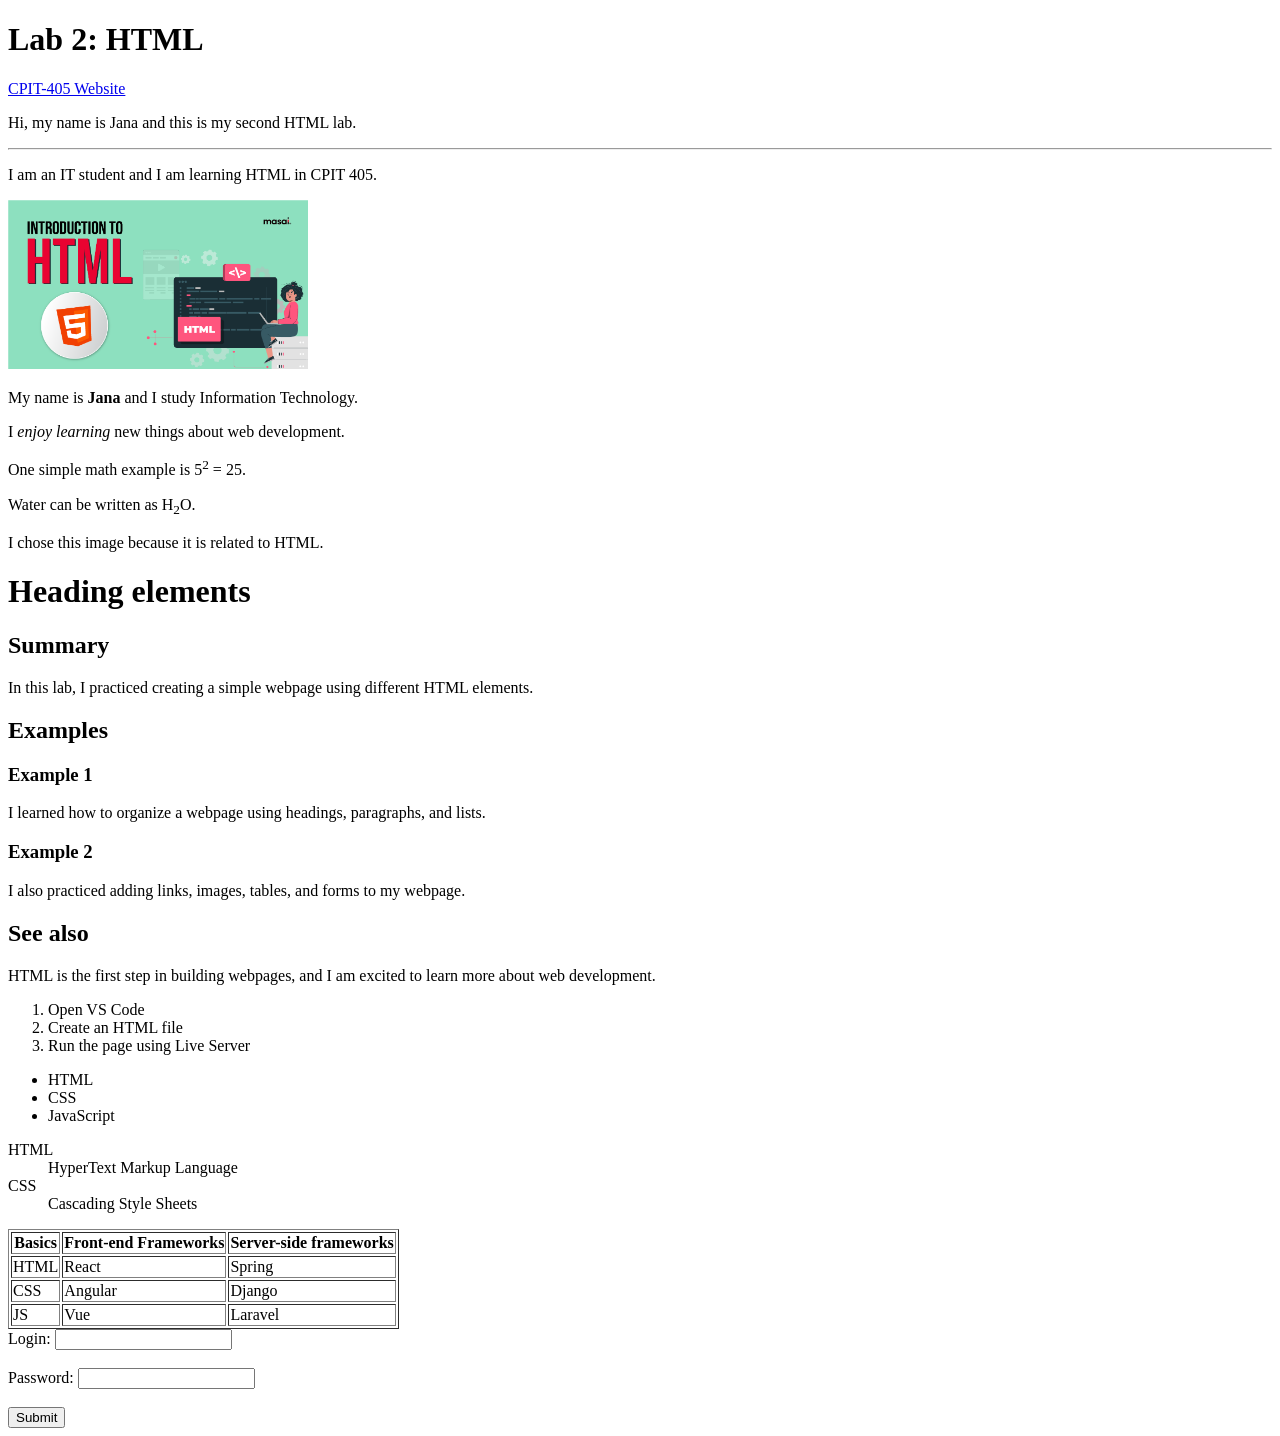
<file: Labs/Lab2.html>
<!DOCTYPE html>
<html>

<head>
    <meta charset="UTF-8">
    <title>CPIT-405 lab 2</title>
</head>

<body>

    <h1>Lab 2: HTML</h1>

    <a href="https://cpit405.gitlab.io">CPIT-405 Website</a>

    <p>Hi, my name is Jana and this is my second HTML lab.</p>

    <hr>

    <p>I am an IT student and I am learning HTML in CPIT 405.</p>

    <a href="https://www.masaischool.com/blog/introduction-to-html-learn-html-in-15-minutes/">
        <img src="image.png" alt="HTML Image" width="300">
    </a>


    <p>My name is <strong>Jana</strong> and I study Information Technology.</p>

    <p>I <em>enjoy learning</em> new things about web development.</p>

    <p>One simple math example is 5<sup>2</sup> = 25.</p>

    <p>Water can be written as H<sub>2</sub>O.</p>

    <p>I chose this <span>image because it is related to HTML</span>.</p>


    <h1>Heading elements</h1>

    <h2>Summary</h2>
    <p>In this lab, I practiced creating a simple webpage using different HTML elements.</p>

    <h2>Examples</h2>

    <h3>Example 1</h3>
    <p>I learned how to organize a webpage using headings, paragraphs, and lists.</p>

    <h3>Example 2</h3>
    <p>I also practiced adding links, images, tables, and forms to my webpage.</p>

    <h2>See also</h2>
    <p>HTML is the first step in building webpages, and I am excited to learn more about web development.</p>


    <ol>
        <li>Open VS Code</li>
        <li>Create an HTML file</li>
        <li>Run the page using Live Server</li>
    </ol>

    <ul>
        <li>HTML</li>
        <li>CSS</li>
        <li>JavaScript</li>
    </ul>

    <dl>
        <dt>HTML</dt>
        <dd>HyperText Markup Language</dd>

        <dt>CSS</dt>
        <dd>Cascading Style Sheets</dd>
    </dl>


    <table border="1">
        <tr>
            <th>Basics</th>
            <th>Front-end Frameworks</th>
            <th>Server-side frameworks</th>
        </tr>

        <tr>
            <td>HTML</td>
            <td>React</td>
            <td>Spring</td>
        </tr>

        <tr>
            <td>CSS</td>
            <td>Angular</td>
            <td>Django</td>
        </tr>

        <tr>
            <td>JS</td>
            <td>Vue</td>
            <td>Laravel</td>
        </tr>
    </table>


    <form>
        <label>Login:</label>
        <input type="text">

        <br><br>

        <label>Password:</label>
        <input type="password">

        <br><br>

        <input type="submit" value="Submit">
    </form>

</body>

</html>
</file>
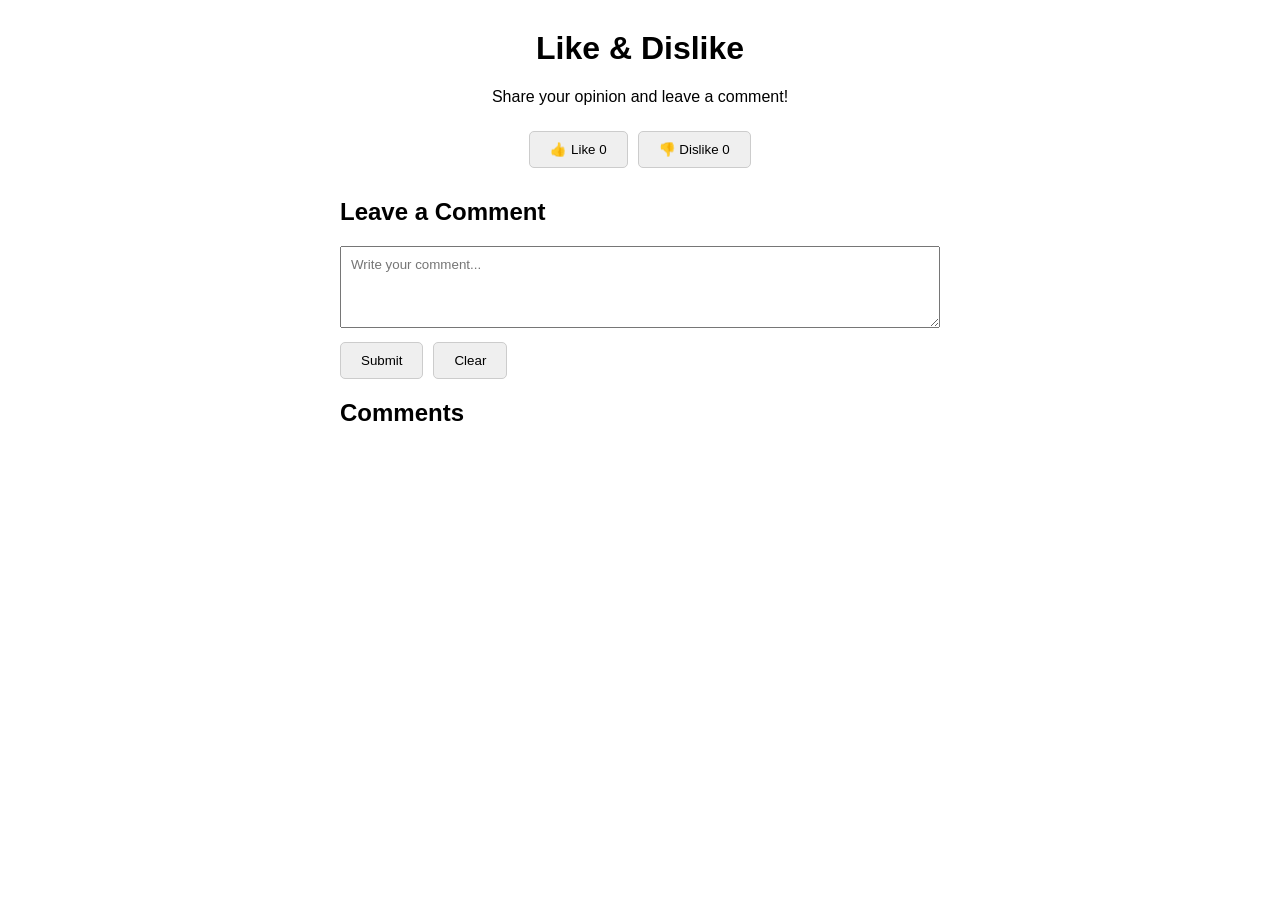
<file: Labs/Lab6.html>
<!DOCTYPE html>
<html lang="en">
<head>
    <meta charset="UTF-8">
    <meta name="viewport" content="width=device-width, initial-scale=1.0">
    <title>CPIT 405 - Lab 6</title>

    <style>
        body {
            font-family: Arial, sans-serif;
            margin: 30px;
        }

        .container {
            max-width: 600px;
            margin: auto;
        }

        header {
            text-align: center;
        }

        .vote-section {
            display: flex;
            justify-content: center;
            gap: 10px;
            margin: 25px 0;
        }

        button {
            padding: 10px 20px;
            cursor: pointer;
            border: 1px solid #ccc;
            border-radius: 5px;
        }

        button:disabled {
            opacity: 0.6;
            cursor: not-allowed;
        }

        .comment-section {
            margin-top: 30px;
        }

        textarea {
            width: 100%;
            box-sizing: border-box;
            padding: 10px;
            font-family: Arial, sans-serif;
        }

        .actions {
            display: flex;
            gap: 10px;
            margin-top: 10px;
        }

        #message {
            margin: 20px 0;
        }

        .comment {
            padding: 10px;
            border: 1px solid #ddd;
            margin: 10px 0;
            overflow-wrap: anywhere;
        }

        @keyframes pop {
            0% {
                transform: scale(1);
            }

            50% {
                transform: scale(1.15);
            }

            100% {
                transform: scale(1);
            }
        }

        .animate {
            animation: pop 0.4s ease;
        }

        @media (max-width: 480px) {
            .vote-section {
                flex-direction: column;
            }

            .vote-section button {
                width: 100%;
            }
        }
    </style>
</head>

<body>

    <main class="container">

        <header>
            <h1>Like & Dislike</h1>
            <p>Share your opinion and leave a comment!</p>
        </header>

        <section class="vote-section">
            <button id="likeBtn" type="button">
                👍 Like <span id="likeCount">0</span>
            </button>

            <button id="dislikeBtn" type="button">
                👎 Dislike <span id="dislikeCount">0</span>
            </button>
        </section>

        <section class="comment-section">
            <h2>Leave a Comment</h2>

            <textarea id="commentInput"
                      placeholder="Write your comment..."
                      rows="4"></textarea>

            <div class="actions">
                <button id="submitBtn" type="button">
                    Submit
                </button>

                <button id="resetBtn" type="button">
                    Clear
                </button>
            </div>
        </section>

        <p id="message" role="status" aria-live="polite"></p>

        <section class="comments-section">
            <h2>Comments</h2>
            <div id="commentsList"></div>
        </section>

    </main>

    <script>
        // Get HTML elements
        let likeBtn = document.getElementById("likeBtn");
        let dislikeBtn = document.getElementById("dislikeBtn");
        let likeCount = document.getElementById("likeCount");
        let dislikeCount = document.getElementById("dislikeCount");

        let commentInput = document.getElementById("commentInput");
        let submitBtn = document.getElementById("submitBtn");
        let commentsList = document.getElementById("commentsList");

        let resetBtn = document.getElementById("resetBtn");
        let message = document.getElementById("message");

        // Initialize data
        let likes = 0;
        let dislikes = 0;
        let comments = [];

        // Set a cookie
        function setCookie(name, value) {
            document.cookie =
                name + "=" + encodeURIComponent(value) +
                "; max-age=2592000; path=/; SameSite=Lax";
        }

        // Get a cookie
        function getCookie(name) {
            let cookies = document.cookie.split(";");

            for (let i = 0; i < cookies.length; i++) {
                let cookie = cookies[i].trim();

                if (cookie.startsWith(name + "=")) {
                    return decodeURIComponent(
                        cookie.substring(name.length + 1)
                    );
                }
            }

            return null;
        }

        // Delete a cookie
        function deleteCookie(name) {
            document.cookie =
                name + "=; max-age=0; path=/; SameSite=Lax";
        }

        // Update the page
        function updateUI() {
            likeCount.textContent = likes;
            dislikeCount.textContent = dislikes;

            commentsList.innerHTML = "";

            comments.forEach(function(comment) {
                let p = document.createElement("p");
                p.className = "comment";
                p.textContent = comment;
                commentsList.appendChild(p);
            });

            let voted = getCookie("lab6_vote") !== null;
            likeBtn.disabled = voted;
            dislikeBtn.disabled = voted;

            let commented = getCookie("lab6_comments") !== null;
            commentInput.disabled = commented;
            submitBtn.disabled = commented;
        }

        // Handle Like
        function addLike() {
            if (getCookie("lab6_vote") !== null) {
                message.textContent = "You have already voted!";
                return;
            }

            likes++;
            setCookie("lab6_vote", "like");
            setCookie("lab6_likes", likes);
            likeBtn.classList.add("animate");

            message.textContent = "You liked this!";
            updateUI();
        }

        // Handle Dislike
        function addDislike() {
            if (getCookie("lab6_vote") !== null) {
                message.textContent = "You have already voted!";
                return;
            }

            dislikes++;
            setCookie("lab6_vote", "dislike");
            setCookie("lab6_dislikes", dislikes);
            dislikeBtn.classList.add("animate");

            message.textContent = "You disliked this!";
            updateUI();
        }

        // Handle comment submission
        function addComment() {
            if (getCookie("lab6_comments") !== null) {
                message.textContent = "You have already commented!";
                return;
            }

            let comment = commentInput.value.trim();

            if (comment === "") {
                message.textContent = "Please write a comment!";
                return;
            }

            comments.push(comment);

            setCookie("lab6_comments", JSON.stringify(comments));

            commentInput.value = "";
            message.textContent = "Comment added!";
            updateUI();
        }

        // Handle Clear
        function resetAll() {
            deleteCookie("lab6_vote");
            deleteCookie("lab6_likes");
            deleteCookie("lab6_dislikes");
            deleteCookie("lab6_comments");

            likes = 0;
            dislikes = 0;
            comments = [];

            commentInput.value = "";
            message.textContent = "All data has been reset!";

            updateUI();
        }

        // Load saved data from cookies
        function loadData() {
            likes = Number(getCookie("lab6_likes")) || 0;
            dislikes = Number(getCookie("lab6_dislikes")) || 0;

            let savedComments = getCookie("lab6_comments");

            if (savedComments !== null) {
                try {
                    let parsed = JSON.parse(savedComments);

                    if (Array.isArray(parsed)) {
                        comments = parsed;
                    }
                } catch (error) {
                    comments = [];
                }
            }

            updateUI();
        }

        // Event listeners
        likeBtn.addEventListener("click", addLike);
        dislikeBtn.addEventListener("click", addDislike);
        submitBtn.addEventListener("click", addComment);
        resetBtn.addEventListener("click", resetAll);

        // Initialize page
        loadData();

        likeBtn.addEventListener("animationend", function() {
            likeBtn.classList.remove("animate");
        });

        dislikeBtn.addEventListener("animationend", function() {
            dislikeBtn.classList.remove("animate");
        });
    </script>

</body>
</html>
</file>
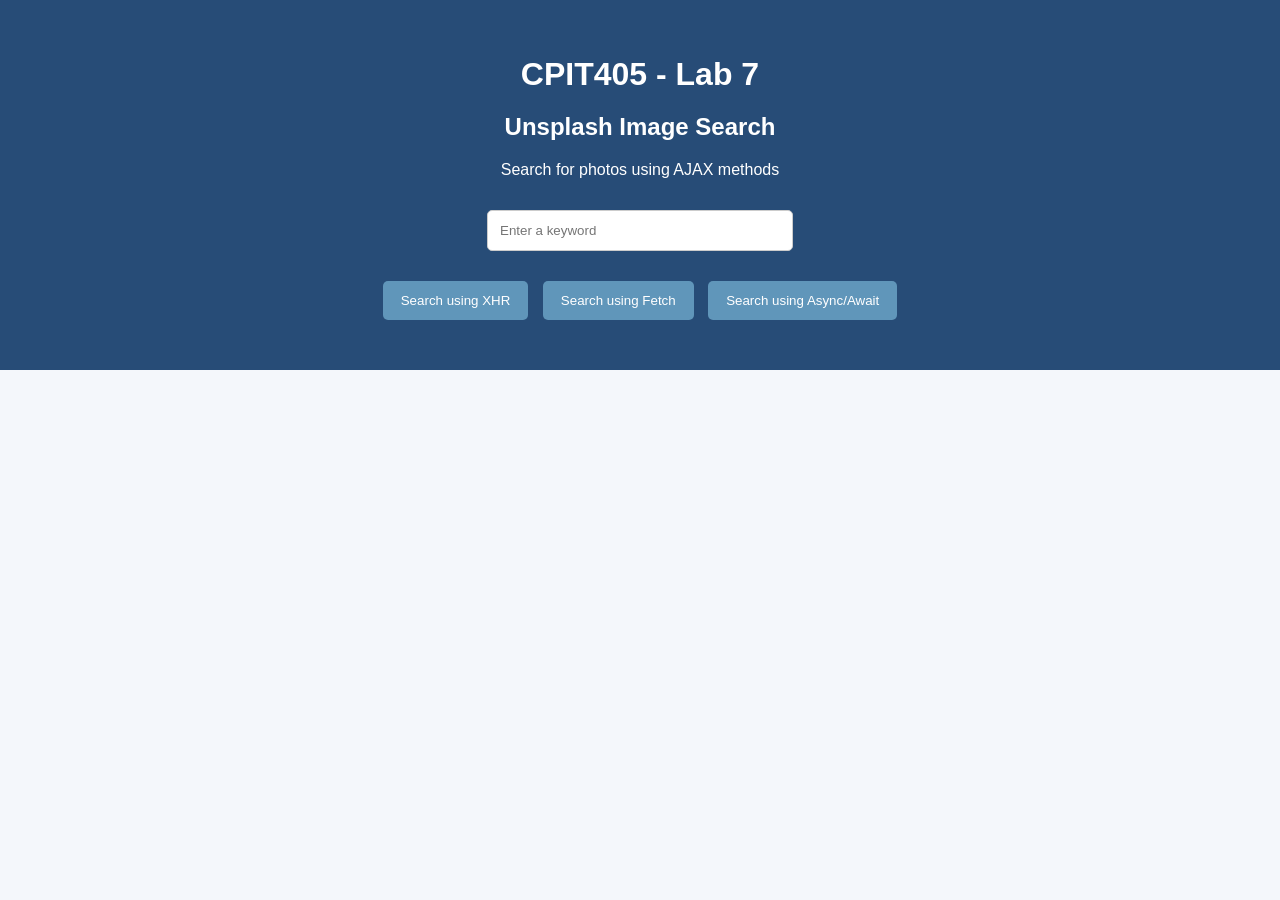
<file: Labs/Lab7/lab7.html>
<!DOCTYPE html>
<html lang="en">
<head>
    <meta charset="UTF-8">
    <meta name="viewport" content="width=device-width, initial-scale=1.0">
    <title>CPIT405 - Lab 7</title>
    <link rel="stylesheet" href="lab7.css">
</head>
<body>
    <header>
        <h1>CPIT405 - Lab 7</h1>
        <h2>Unsplash Image Search</h2>
        <p>Search for photos using AJAX methods</p>

        <input type="text" id="searchInput"
               placeholder="Enter a keyword">

        <div class="buttons">
            <button id="xhrSearch">Search using XHR</button>
            <button id="fetchSearch">Search using Fetch</button>
            <button id="asyncSearch">Search using Async/Await</button>
        </div>
    </header>

    <main>
        <p id="message"></p>
        <div id="searchResults"></div>
    </main>

    <script src="lab7.js"></script>
</body>
</html>
</file>
<file: style.css>
/* ==========================================================
   Jana Bawaked - CPIT405 Portfolio (Phase 1: HTML & CSS)
   One stylesheet shared by index, cv, labs and contact pages.

   Contents
   1. Colors, fonts and base styles
   2. Layout helpers
   3. Header and navigation
   4. Buttons and tags
   5. Home page
   6. CV page
   7. Labs and projects page
   8. Contact page
   9. Footer
   10. Responsive rules
   ========================================================== */


/* ---------- 1. Colors, fonts and base styles ---------- */

/* Colors are stored once here and reused everywhere with var() */
:root {
    --cream: #faf5ec;
    --paper: #fffcf7;
    --beige: #eadfce;
    --beige-dark: #d8c7b0;
    --mocha: #8a6a52;
    --mocha-dark: #6b4f3b;
    --chocolate: #3a2a21;
    --text-soft: #5d4a3e;
    --line: #e0d3c1;
}

* {
    box-sizing: border-box;
}

body {
    margin: 0;
    background-color: var(--cream);
    color: var(--chocolate);
    font-family: "DM Sans", Arial, sans-serif;
    font-size: 17px;
    line-height: 1.7;
}

h1,
h2,
h3 {
    font-family: "Fraunces", Georgia, serif;
    font-weight: 600;
    line-height: 1.2;
    margin: 0 0 12px 0;
}

h1 {
    font-size: 3.4rem;
}

h2 {
    font-size: 2rem;
}

h3 {
    font-size: 1.25rem;
}

p {
    margin: 0 0 16px 0;
}

a {
    color: var(--mocha-dark);
    text-decoration: underline;
    text-underline-offset: 3px;
}

a:hover {
    color: var(--chocolate);
    text-decoration-thickness: 2px;
}

a:focus,
button:focus,
input:focus,
textarea:focus {
    outline: 3px solid var(--mocha);
    outline-offset: 2px;
}

ul {
    margin: 0;
    padding-left: 20px;
}

li {
    margin-bottom: 6px;
}


/* ---------- 2. Layout helpers ---------- */

.container {
    max-width: 1100px;
    margin: 0 auto;
    padding: 0 24px;
}

.section {
    padding: 64px 0;
}

.section-alt {
    background-color: var(--paper);
    border-top: 1px solid var(--line);
    border-bottom: 1px solid var(--line);
}

.section-intro {
    max-width: 620px;
    color: var(--text-soft);
    margin-bottom: 32px;
}

.page-title {
    padding-top: 56px;
    padding-bottom: 8px;
}

.page-title p {
    max-width: 620px;
    color: var(--text-soft);
    font-size: 1.1rem;
}

.card-grid {
    display: flex;
    flex-wrap: wrap;
    gap: 24px;
}

.card {
    flex: 1 1 300px;
    background-color: var(--paper);
    border: 1px solid var(--line);
    border-radius: 14px;
    padding: 28px;
    transition: border-color 0.2s, transform 0.2s;
}

.card:hover {
    border-color: var(--mocha);
    transform: translateY(-3px);
}


/* ---------- 3. Header and navigation ---------- */

.site-header {
    background-color: var(--cream);
    border-bottom: 1px solid var(--line);
    position: sticky;
    top: 0;
    z-index: 10;
}

.header-inner {
    display: flex;
    justify-content: space-between;
    align-items: center;
    flex-wrap: wrap;
    gap: 8px 24px;
    padding-top: 16px;
    padding-bottom: 16px;
}

.brand {
    font-family: "Fraunces", Georgia, serif;
    font-size: 1.4rem;
    font-weight: 600;
    color: var(--chocolate);
    text-decoration: none;
}

.brand:hover {
    color: var(--mocha);
}

.main-nav {
    display: flex;
    flex-wrap: wrap;
    gap: 8px 28px;
}

.main-nav a {
    color: var(--text-soft);
    text-decoration: none;
    padding: 4px 0;
    border-bottom: 2px solid transparent;
    transition: color 0.2s, border-color 0.2s;
}

.main-nav a:hover {
    color: var(--chocolate);
    border-bottom-color: var(--beige-dark);
}

.main-nav a.active {
    color: var(--chocolate);
    font-weight: 700;
    border-bottom-color: var(--mocha);
}


/* ---------- 4. Buttons and tags ---------- */

.button-row {
    display: flex;
    flex-wrap: wrap;
    gap: 14px;
    margin-top: 28px;
}

.btn {
    display: inline-block;
    padding: 12px 26px;
    border-radius: 999px;
    border: 2px solid var(--chocolate);
    font-family: "DM Sans", Arial, sans-serif;
    font-size: 1rem;
    font-weight: 700;
    text-decoration: none;
    cursor: pointer;
    transition: background-color 0.2s, color 0.2s;
}

.btn-primary {
    background-color: var(--chocolate);
    color: var(--cream);
}

.btn-primary:hover {
    background-color: var(--mocha);
    border-color: var(--mocha);
    color: var(--paper);
}

.btn-secondary {
    background-color: transparent;
    color: var(--chocolate);
}

.btn-secondary:hover {
    background-color: var(--beige);
    color: var(--chocolate);
}

.tag-list {
    display: flex;
    flex-wrap: wrap;
    gap: 8px;
    padding: 0;
    margin: 16px 0 0 0;
    list-style: none;
}

.tag-list li {
    margin: 0;
    padding: 2px 12px;
    background-color: var(--beige);
    border-radius: 999px;
    font-size: 0.9rem;
    color: var(--mocha-dark);
}

.status {
    display: inline-block;
    padding: 2px 12px;
    border: 1px solid var(--mocha);
    border-radius: 999px;
    font-size: 0.9rem;
    color: var(--mocha-dark);
    margin-bottom: 14px;
}

.status-done {
    background-color: var(--beige);
    border-color: var(--beige);
}


/* ---------- 5. Home page ---------- */

.hero {
    display: flex;
    align-items: center;
    justify-content: space-between;
    gap: 48px;
    padding-top: 72px;
    padding-bottom: 80px;
}

.hero-text {
    flex: 1 1 520px;
}

.hero-title {
    font-size: 1.35rem;
    font-family: "DM Sans", Arial, sans-serif;
    font-weight: 500;
    color: var(--mocha-dark);
    margin: 0 0 24px 0;
}

.hero-text .lead {
    max-width: 540px;
    font-size: 1.15rem;
    color: var(--text-soft);
}

.hero-meta {
    margin-top: 28px;
    font-size: 0.95rem;
    color: var(--mocha-dark);
}

/* The JB monogram: an arch shape made with border-radius */
.monogram {
    flex: 0 0 280px;
    height: 340px;
    background-color: var(--beige);
    border: 2px solid var(--chocolate);
    border-radius: 140px 140px 12px 12px;
    box-shadow: 14px 14px 0 var(--beige-dark);
    display: flex;
    align-items: center;
    justify-content: center;
    font-family: "Fraunces", Georgia, serif;
    font-size: 8rem;
    font-weight: 600;
    line-height: 1;
}

.monogram .mono-j {
    color: var(--chocolate);
}

.monogram .mono-b {
    color: var(--mocha);
    margin-left: -6px;
}

.interest-list {
    display: flex;
    flex-wrap: wrap;
    gap: 32px;
}

.interest {
    flex: 1 1 220px;
    border-top: 3px solid var(--mocha);
    padding-top: 16px;
}

.interest p {
    color: var(--text-soft);
    margin-bottom: 0;
}

.section-link {
    margin-top: 28px;
}


/* ---------- 6. CV page ---------- */

.cv-layout {
    display: flex;
    gap: 48px;
    align-items: flex-start;
    padding-bottom: 72px;
}

.cv-sidebar {
    flex: 0 0 300px;
    background-color: var(--paper);
    border: 1px solid var(--line);
    border-radius: 14px;
    padding: 28px;
}

.cv-sidebar h2 {
    font-size: 1.3rem;
    padding-bottom: 8px;
    border-bottom: 1px solid var(--line);
}

.cv-sidebar .block {
    margin-bottom: 28px;
}

.cv-sidebar .block:last-child {
    margin-bottom: 0;
}

.contact-lines {
    list-style: none;
    padding: 0;
    margin: 0;
}

.contact-lines li {
    margin-bottom: 10px;
    overflow-wrap: anywhere;
}

.contact-lines span {
    display: block;
    font-size: 0.9rem;
    color: var(--mocha);
}

.skill-group {
    margin-bottom: 16px;
}

.skill-group h3 {
    font-family: "DM Sans", Arial, sans-serif;
    font-size: 1rem;
    font-weight: 700;
    margin-bottom: 4px;
}

.skill-group .tag-list {
    margin-top: 6px;
}

.cv-main {
    flex: 1 1 auto;
    min-width: 0;
}

.cv-section {
    margin-bottom: 48px;
}

.cv-section h2 {
    padding-bottom: 10px;
    border-bottom: 1px solid var(--line);
    margin-bottom: 24px;
}

/* Each experience, education or project item */
.entry {
    border-left: 3px solid var(--beige-dark);
    padding-left: 22px;
    margin-bottom: 28px;
}

.entry h3 {
    margin-bottom: 2px;
}

.entry-meta {
    color: var(--mocha-dark);
    font-size: 0.95rem;
    margin-bottom: 10px;
}

.entry ul {
    color: var(--text-soft);
}

.entry p {
    color: var(--text-soft);
    margin-bottom: 0;
}

.highlight {
    background-color: var(--beige);
    border-radius: 10px;
    padding: 14px 18px;
    margin-top: 12px;
    color: var(--chocolate);
}


/* ---------- 7. Labs and projects page ---------- */

.group-heading {
    padding-bottom: 10px;
    border-bottom: 1px solid var(--line);
    margin-bottom: 28px;
}

.lab-number {
    font-family: "Fraunces", Georgia, serif;
    font-size: 1.1rem;
    color: var(--mocha);
    margin-bottom: 4px;
}

.lab-card {
    display: flex;
    flex-direction: column;
}

.lab-card p {
    color: var(--text-soft);
}

.lab-card .btn {
    align-self: flex-start;
    margin-top: auto;
    padding: 8px 22px;
    font-size: 0.95rem;
}

.project-card {
    flex: 1 1 100%;
}

.project-card h3 {
    font-size: 1.5rem;
}

.project-card p {
    color: var(--text-soft);
    max-width: 760px;
}

.project-card .label {
    font-weight: 700;
    color: var(--chocolate);
    margin-bottom: 4px;
}

.project-card ul {
    color: var(--text-soft);
}


/* ---------- 8. Contact page ---------- */

.contact-layout {
    display: flex;
    gap: 48px;
    align-items: flex-start;
    padding-bottom: 72px;
}

.contact-info {
    flex: 0 0 320px;
}

.contact-info .item {
    margin-bottom: 26px;
}

.contact-info .item h3 {
    font-family: "DM Sans", Arial, sans-serif;
    font-size: 0.95rem;
    font-weight: 700;
    color: var(--mocha);
    margin-bottom: 2px;
}

.contact-info .item p {
    margin: 0;
    overflow-wrap: anywhere;
}

.contact-form {
    flex: 1 1 auto;
    min-width: 0;
    background-color: var(--paper);
    border: 1px solid var(--line);
    border-radius: 14px;
    padding: 36px;
}

.form-row {
    margin-bottom: 22px;
}

.contact-form label,
.contact-form legend {
    display: block;
    font-weight: 700;
    margin-bottom: 6px;
    padding: 0;
}

.contact-form input[type="text"],
.contact-form input[type="email"],
.contact-form textarea {
    width: 100%;
    padding: 12px 14px;
    background-color: var(--cream);
    border: 1px solid var(--beige-dark);
    border-radius: 8px;
    font-family: "DM Sans", Arial, sans-serif;
    font-size: 1rem;
    color: var(--chocolate);
    transition: border-color 0.2s, background-color 0.2s;
}

.contact-form input[type="text"]:hover,
.contact-form input[type="email"]:hover,
.contact-form textarea:hover {
    border-color: var(--mocha);
}

.contact-form input[type="text"]:focus,
.contact-form input[type="email"]:focus,
.contact-form textarea:focus {
    background-color: #ffffff;
    border-color: var(--mocha);
}

.contact-form textarea {
    min-height: 160px;
    resize: vertical;
}

.contact-form fieldset {
    border: none;
    padding: 0;
    margin: 0 0 22px 0;
}

.radio-group {
    display: flex;
    flex-wrap: wrap;
    gap: 8px 24px;
}

.radio-group label {
    display: inline-block;
    font-weight: 400;
    margin: 0;
    cursor: pointer;
}

.radio-group input {
    accent-color: var(--mocha-dark);
    margin-right: 6px;
}

/* Hidden spam-protection field used by FormSubmit */
.hidden-field {
    display: none;
}

.form-note {
    font-size: 0.9rem;
    color: var(--text-soft);
    margin: 16px 0 0 0;
}


/* ---------- 9. Footer ---------- */

.site-footer {
    background-color: var(--chocolate);
    color: var(--beige);
    padding: 36px 0;
    font-size: 0.95rem;
}

.footer-inner {
    display: flex;
    justify-content: space-between;
    flex-wrap: wrap;
    gap: 12px 24px;
}

.footer-inner p {
    margin: 0;
}

.footer-links {
    display: flex;
    flex-wrap: wrap;
    gap: 6px 22px;
}

.site-footer a {
    color: var(--beige);
    text-decoration: none;
    border-bottom: 1px solid transparent;
}

.site-footer a:hover {
    color: #ffffff;
    border-bottom-color: #ffffff;
}


/* ---------- 10. Responsive rules ---------- */

/* Tablets */
@media (max-width: 900px) {
    h1 {
        font-size: 2.8rem;
    }

    .hero {
        flex-direction: column-reverse;
        align-items: flex-start;
        gap: 40px;
        padding-top: 48px;
        padding-bottom: 56px;
    }

    .monogram {
        flex: none;
        width: 200px;
        height: 240px;
        font-size: 5.5rem;
        border-radius: 100px 100px 10px 10px;
        box-shadow: 10px 10px 0 var(--beige-dark);
    }

    .cv-layout,
    .contact-layout {
        flex-direction: column;
        gap: 32px;
    }

    .cv-sidebar,
    .contact-info {
        flex: none;
        width: 100%;
    }

    .contact-form {
        width: 100%;
    }
}

/* Phones */
@media (max-width: 600px) {
    body {
        font-size: 16px;
    }

    h1 {
        font-size: 2.3rem;
    }

    h2 {
        font-size: 1.6rem;
    }

    .container {
        padding: 0 18px;
    }

    .section {
        padding: 44px 0;
    }

    .site-header {
        position: static;
    }

    .header-inner {
        flex-direction: column;
        align-items: flex-start;
    }

    .main-nav {
        gap: 6px 20px;
    }

    .card,
    .cv-sidebar,
    .contact-form {
        padding: 22px;
    }

    .btn {
        width: 100%;
        text-align: center;
    }

    .lab-card .btn {
        width: auto;
    }

    .footer-inner {
        flex-direction: column;
    }
}

/* Respect people who turn off animations in their system settings */
@media (prefers-reduced-motion: reduce) {
    .card,
    .btn,
    .main-nav a,
    .contact-form input,
    .contact-form textarea {
        transition: none;
    }

    .card:hover {
        transform: none;
    }
}

/* Space between the tag list and the button inside lab cards */
.lab-card .tag-list {
    margin-bottom: 20px;
}

/* Keep the status label the size of its text inside lab cards */
.lab-card .status {
    align-self: flex-start;
}

/* A little space between the page title and the two-column layouts */
.cv-layout,
.contact-layout {
    padding-top: 32px;
}

/* Simple in-page CV navigation, similar to the assignment example */
.quick-links nav {
    display: flex;
    flex-direction: column;
    gap: 8px;
}
.quick-links nav a {
    display: block;
    padding: 9px 12px;
    border: 1px solid var(--line);
    border-radius: 7px;
    color: var(--chocolate);
    text-decoration: none;
}
.quick-links nav a:hover,
.quick-links nav a:focus-visible {
    background: var(--beige);
}
.cv-section,
#skills,
#cv-contact {
    scroll-margin-top: 100px;
}
/* Editorial list rather than product-style cards on the homepage */
.work-list {
    border-top: 1px solid var(--line);
}
.work-item {
    padding: 18px 0;
    border-bottom: 1px solid var(--line);
}
.work-item h3 {
    margin: 0 0 5px;
}
.work-item p {
    margin: 0;
}
</file>
<file: Labs/Lab5/styles.css>
body {
    font-family: Arial, sans-serif;
    background-color: #f4f4f4;
    color: #333;
    margin: 0;
    padding: 0;
}

.container {
    width: 80%;
    margin: 0 auto;
    padding: 20px;
}

header {
    display: flex;
    justify-content: space-between;
    align-items: center;
}

#search {
    padding: 10px;
    border: 1px solid #ccc;
    border-radius: 4px;
    width: 200px;
    margin-right: 10px;
}

#team-filter {
    padding: 10px;
    border: 1px solid #ccc;
    border-radius: 4px;
    width: 150px;
}

.table-filters {
    display: flex;
    align-items: center;
    margin-bottom: 20px;
}

table {
    width: 100%;
    border-collapse: collapse;
}

th,
td {
    padding: 10px;
    border: 1px solid #ddd;
    text-align: left;
}

th {
    cursor: pointer;
}

.dark-mode {
    background-color: #333;
    color: #f4f4f4;
}

.dark-mode table {
    border-color: #555;
}

.dark-mode th,
.dark-mode td {
    border-color: #555;
}
</file>
<file: Labs/Lab7/lab7.css>
body {
    font-family: Arial, sans-serif;
    margin: 0;
    background-color: #f4f7fb;
    text-align: center;
}

header {
    background-color: #274c77;
    color: white;
    padding: 35px 20px;
}

h1 {
    margin-bottom: 10px;
}

#searchInput {
    padding: 12px;
    width: 280px;
    max-width: 85%;
    border: 1px solid #ccc;
    border-radius: 5px;
    margin: 15px;
}

.buttons {
    margin: 10px;
}

button {
    padding: 12px 18px;
    margin: 5px;
    background-color: #6096ba;
    color: white;
    border: none;
    border-radius: 5px;
    cursor: pointer;
}

button:hover {
    background-color: #a3cef1;
    color: #1d3557;
}

#message {
    margin: 20px;
    color: #274c77;
}

#searchResults {
    display: grid;
    grid-template-columns: repeat(auto-fit, minmax(220px, 1fr));
    gap: 20px;
    padding: 25px;
    max-width: 1100px;
    margin: auto;
}

#searchResults img {
    width: 100%;
    height: 230px;
    object-fit: cover;
    border-radius: 8px;
}
</file>
